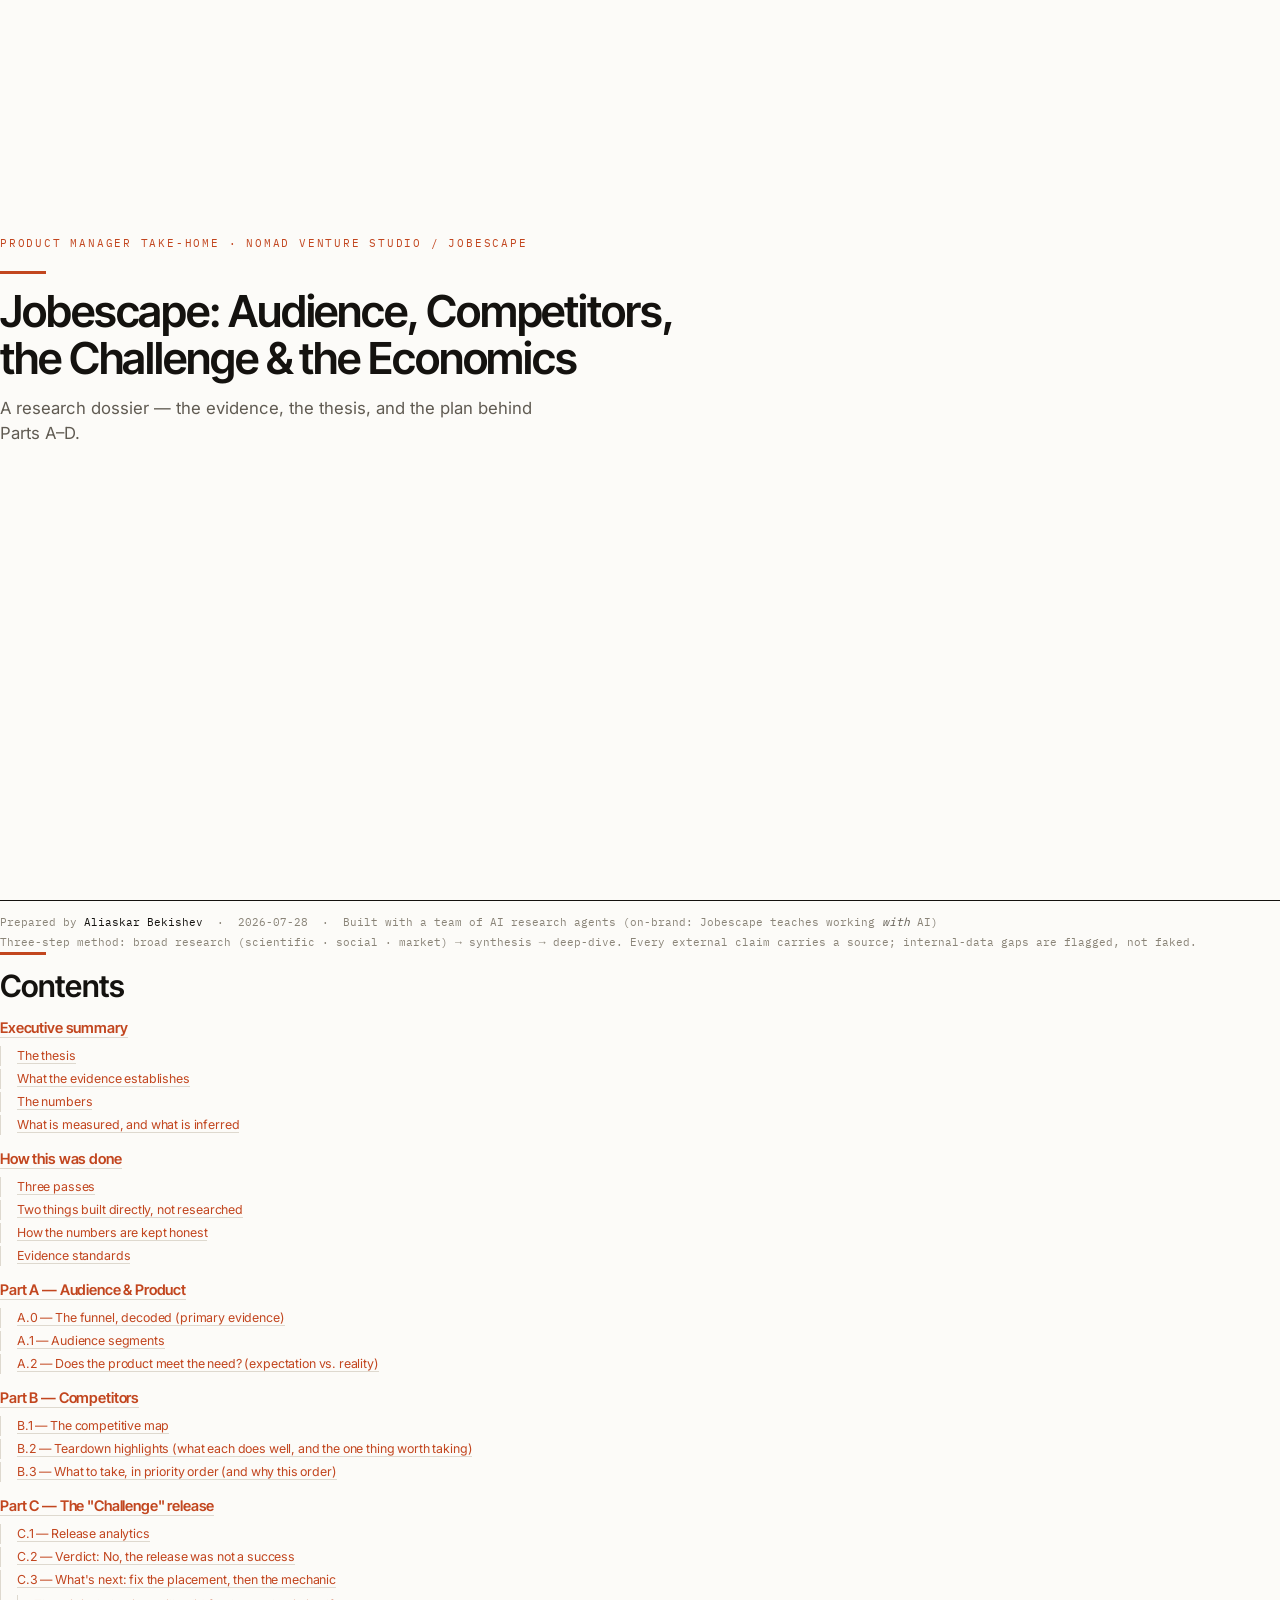
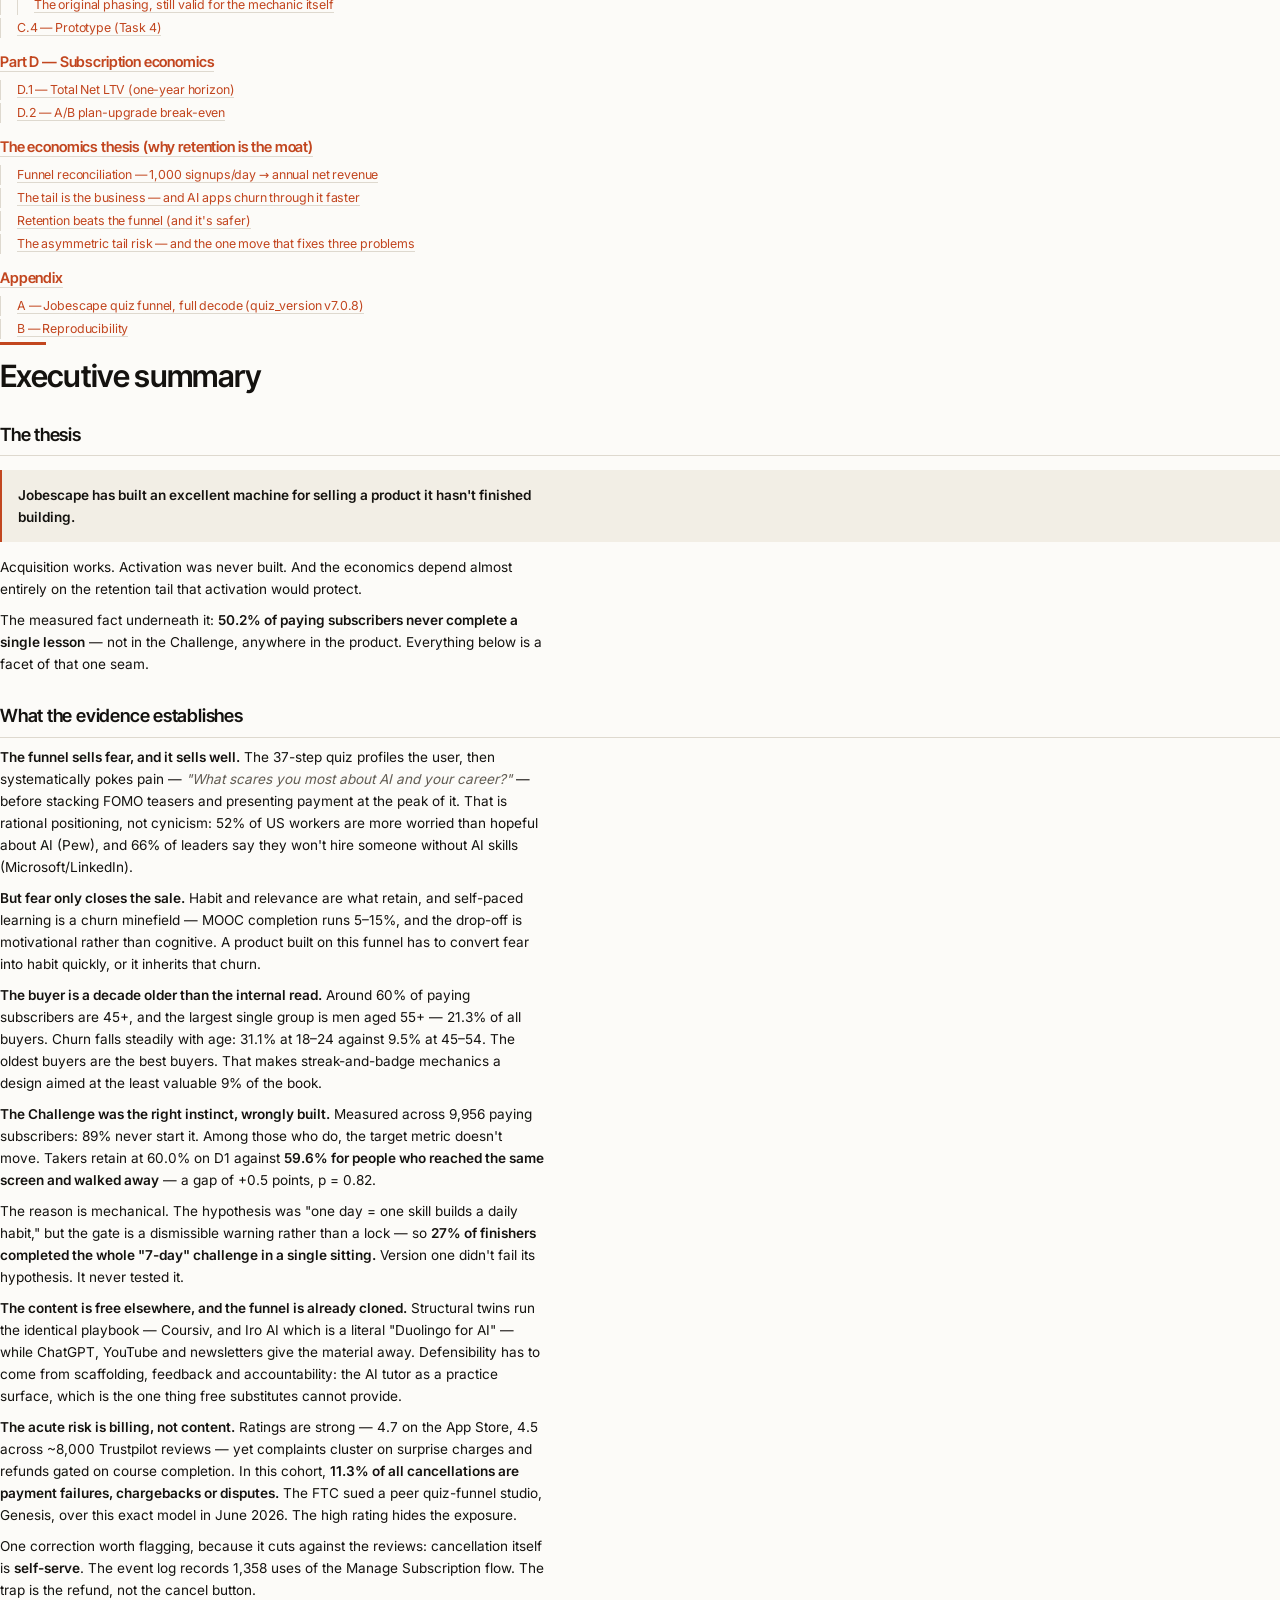
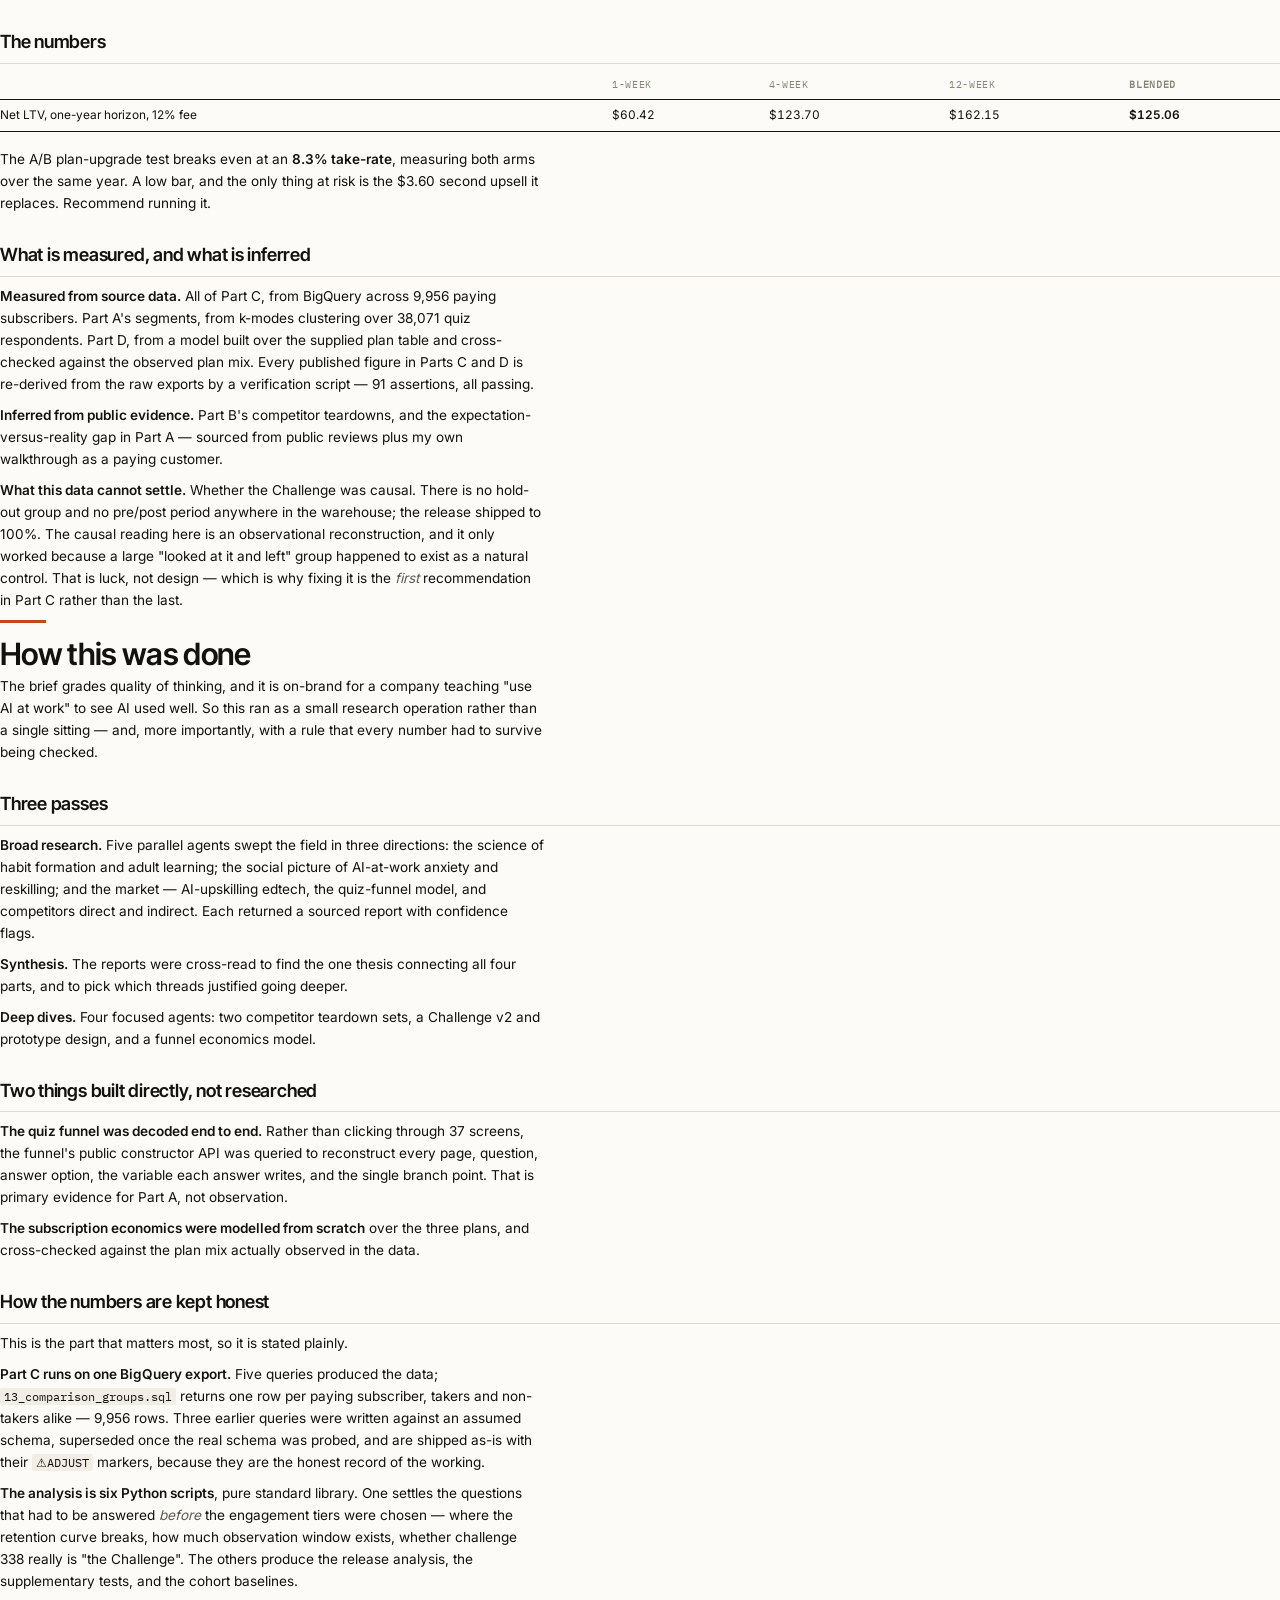
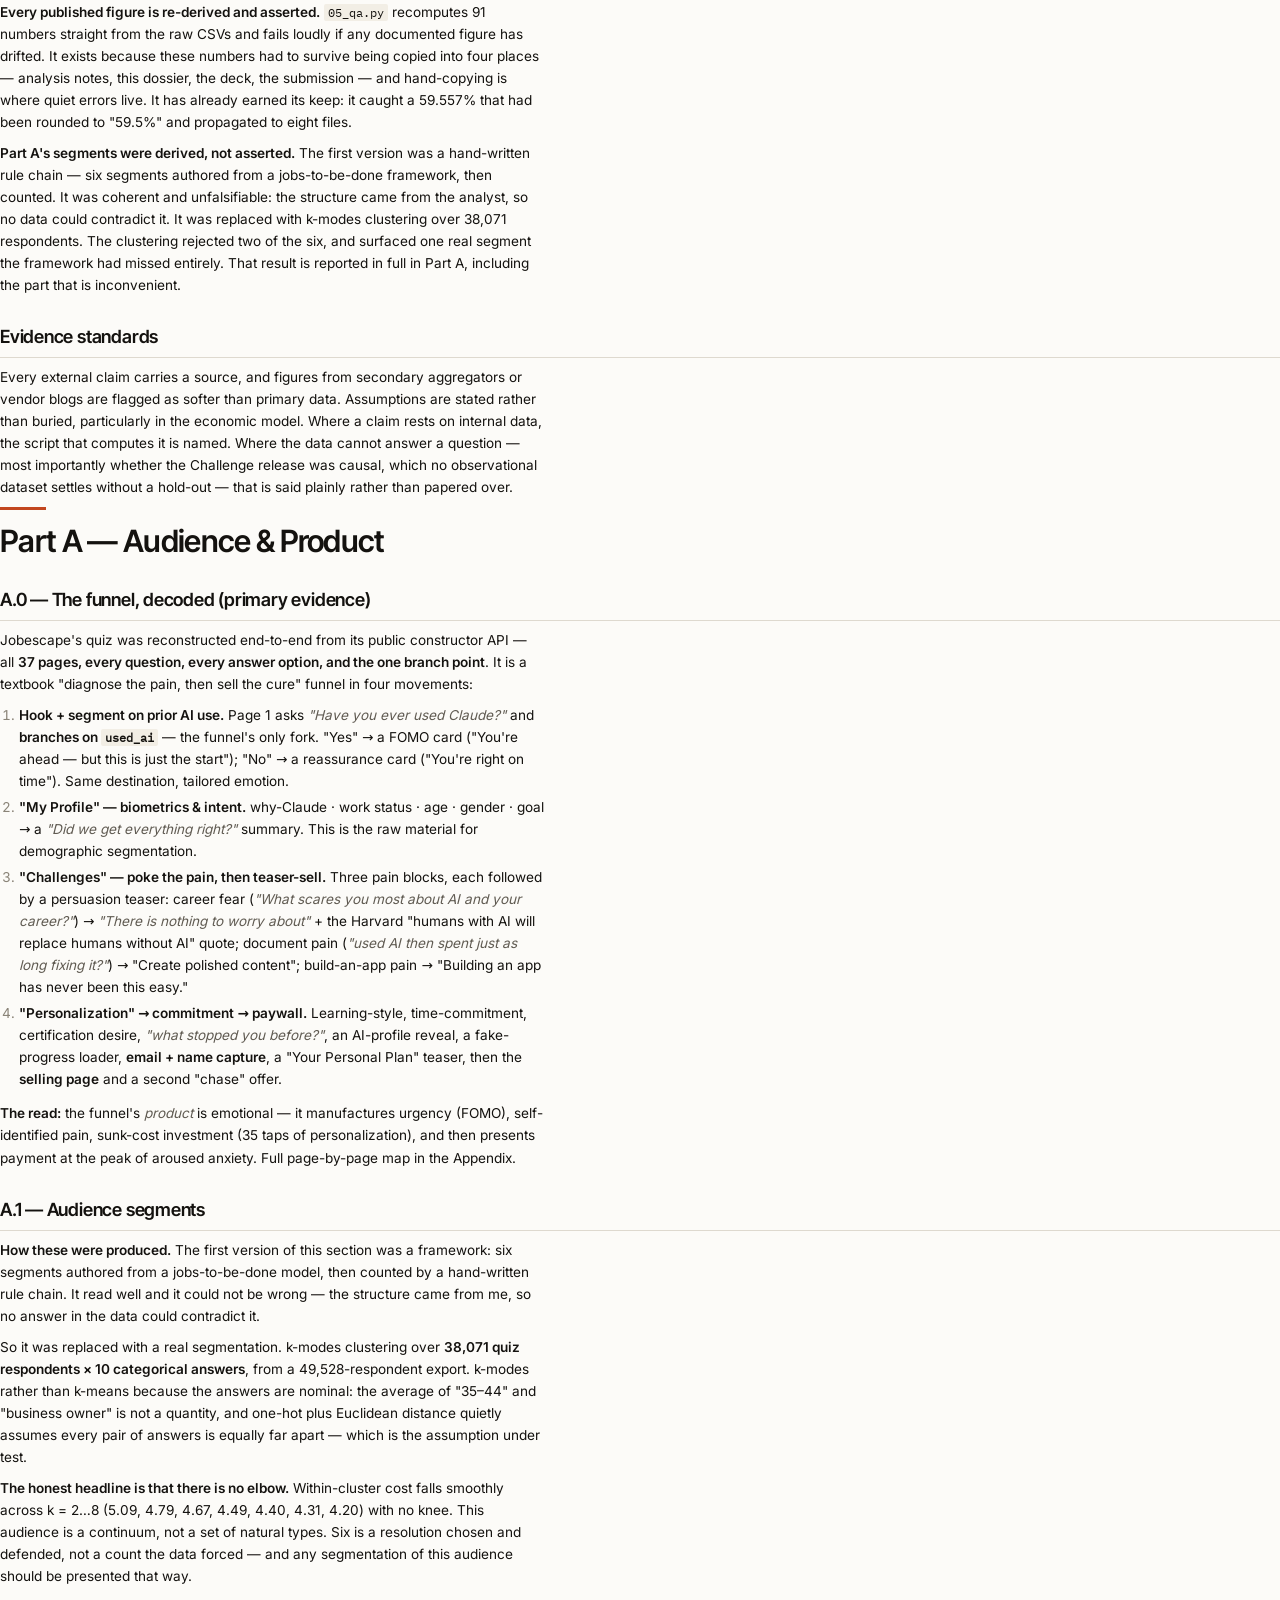
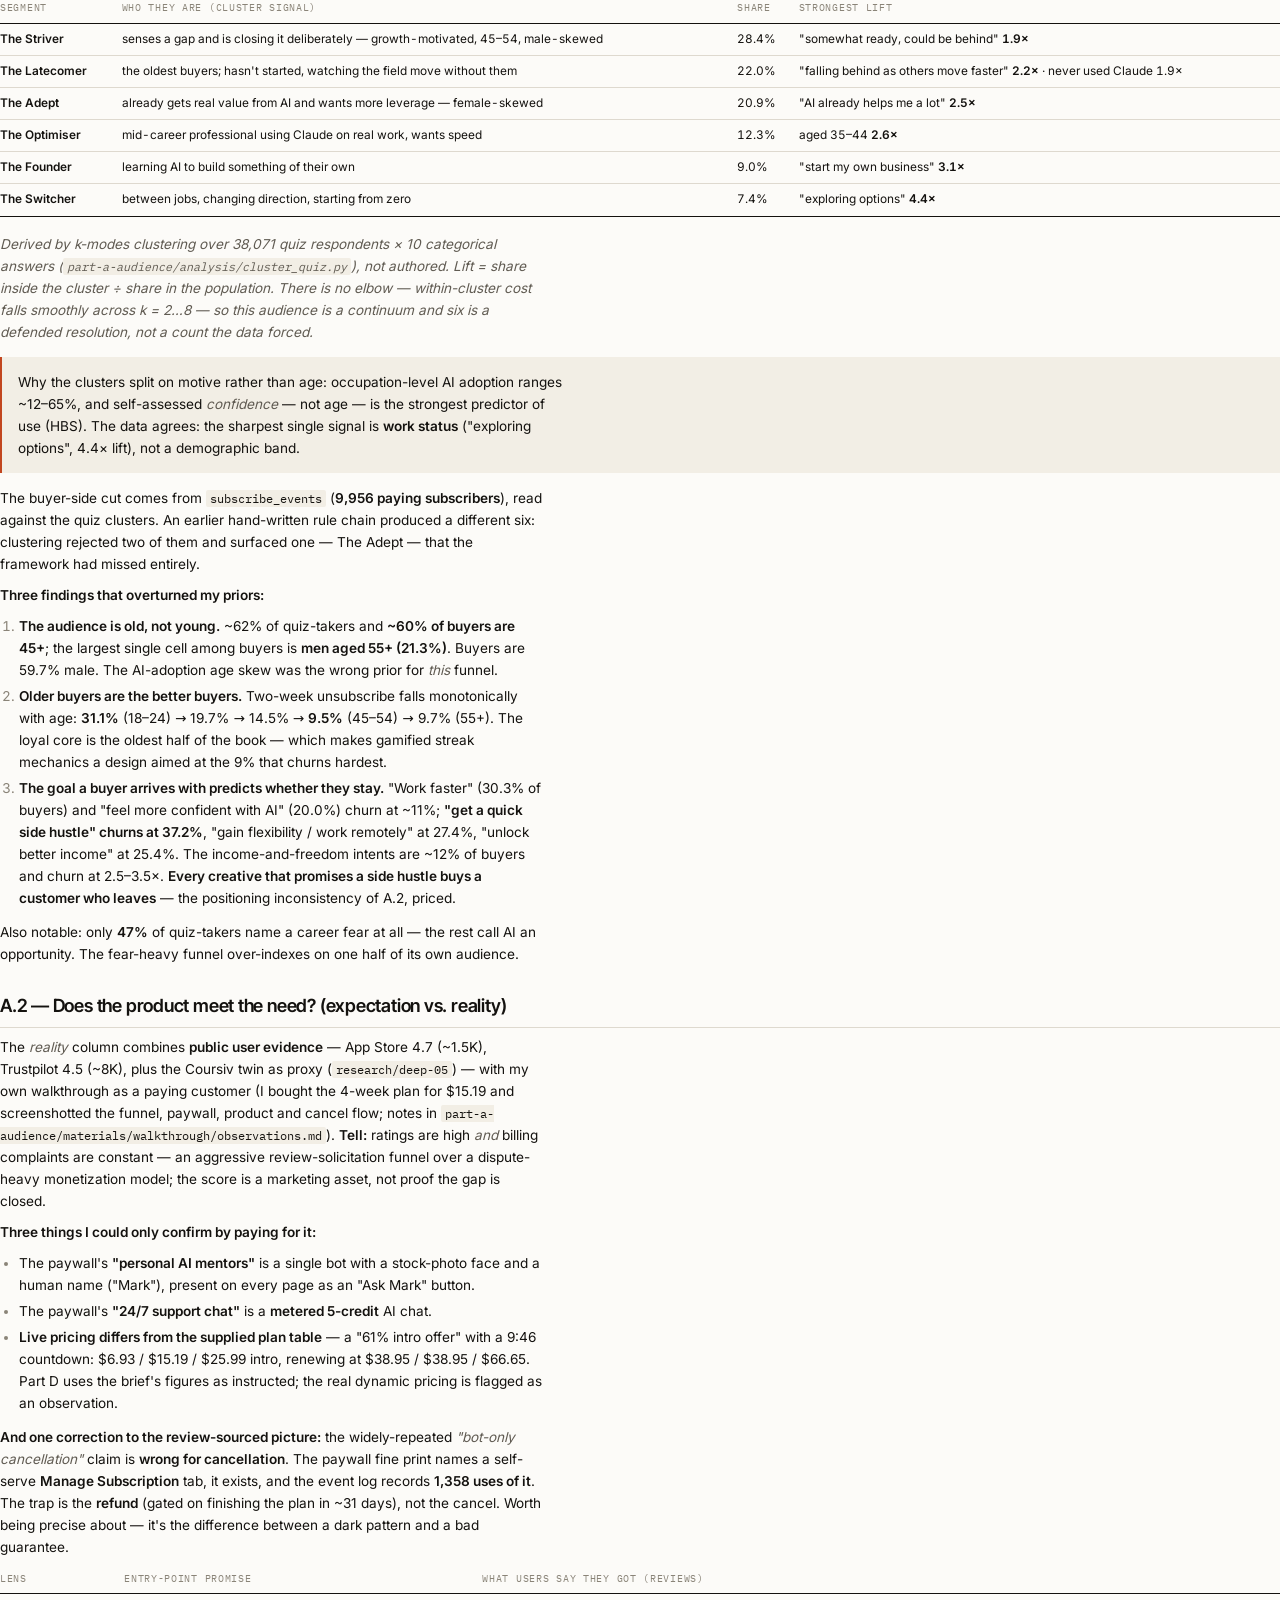
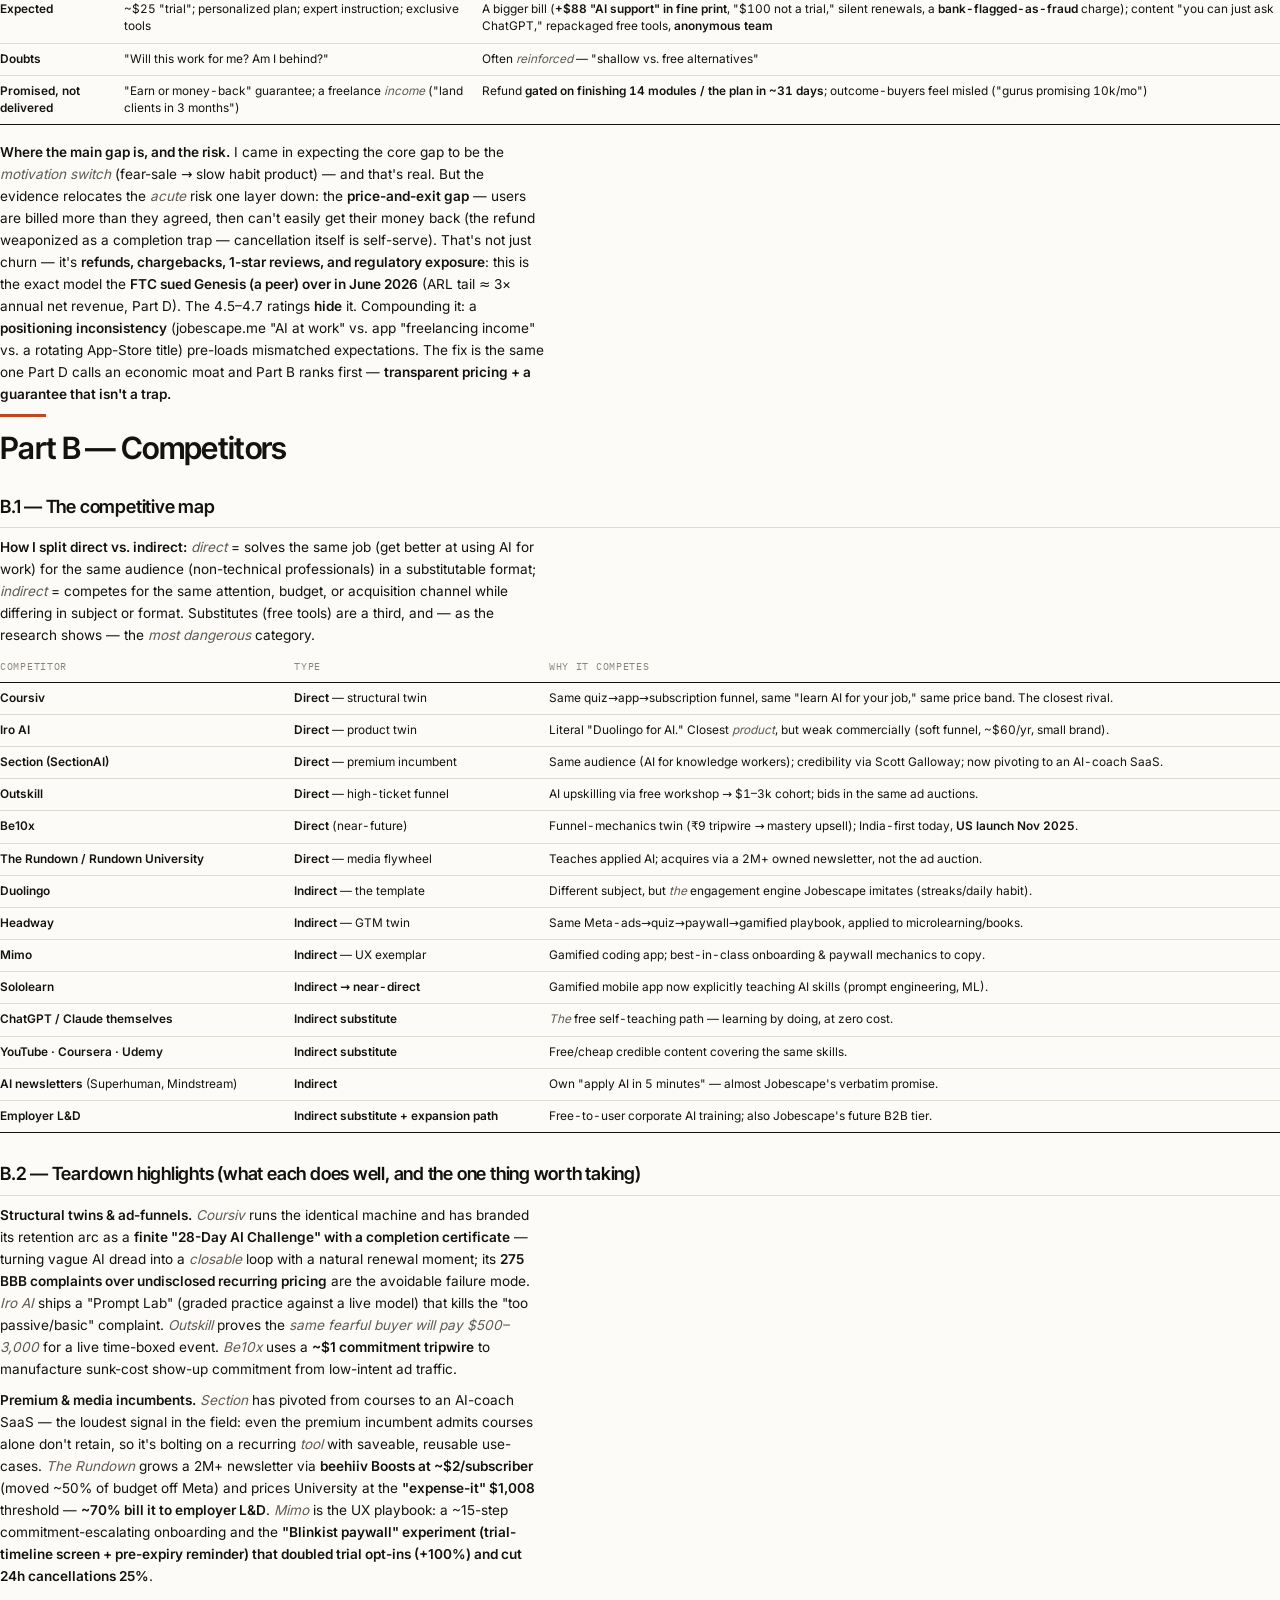
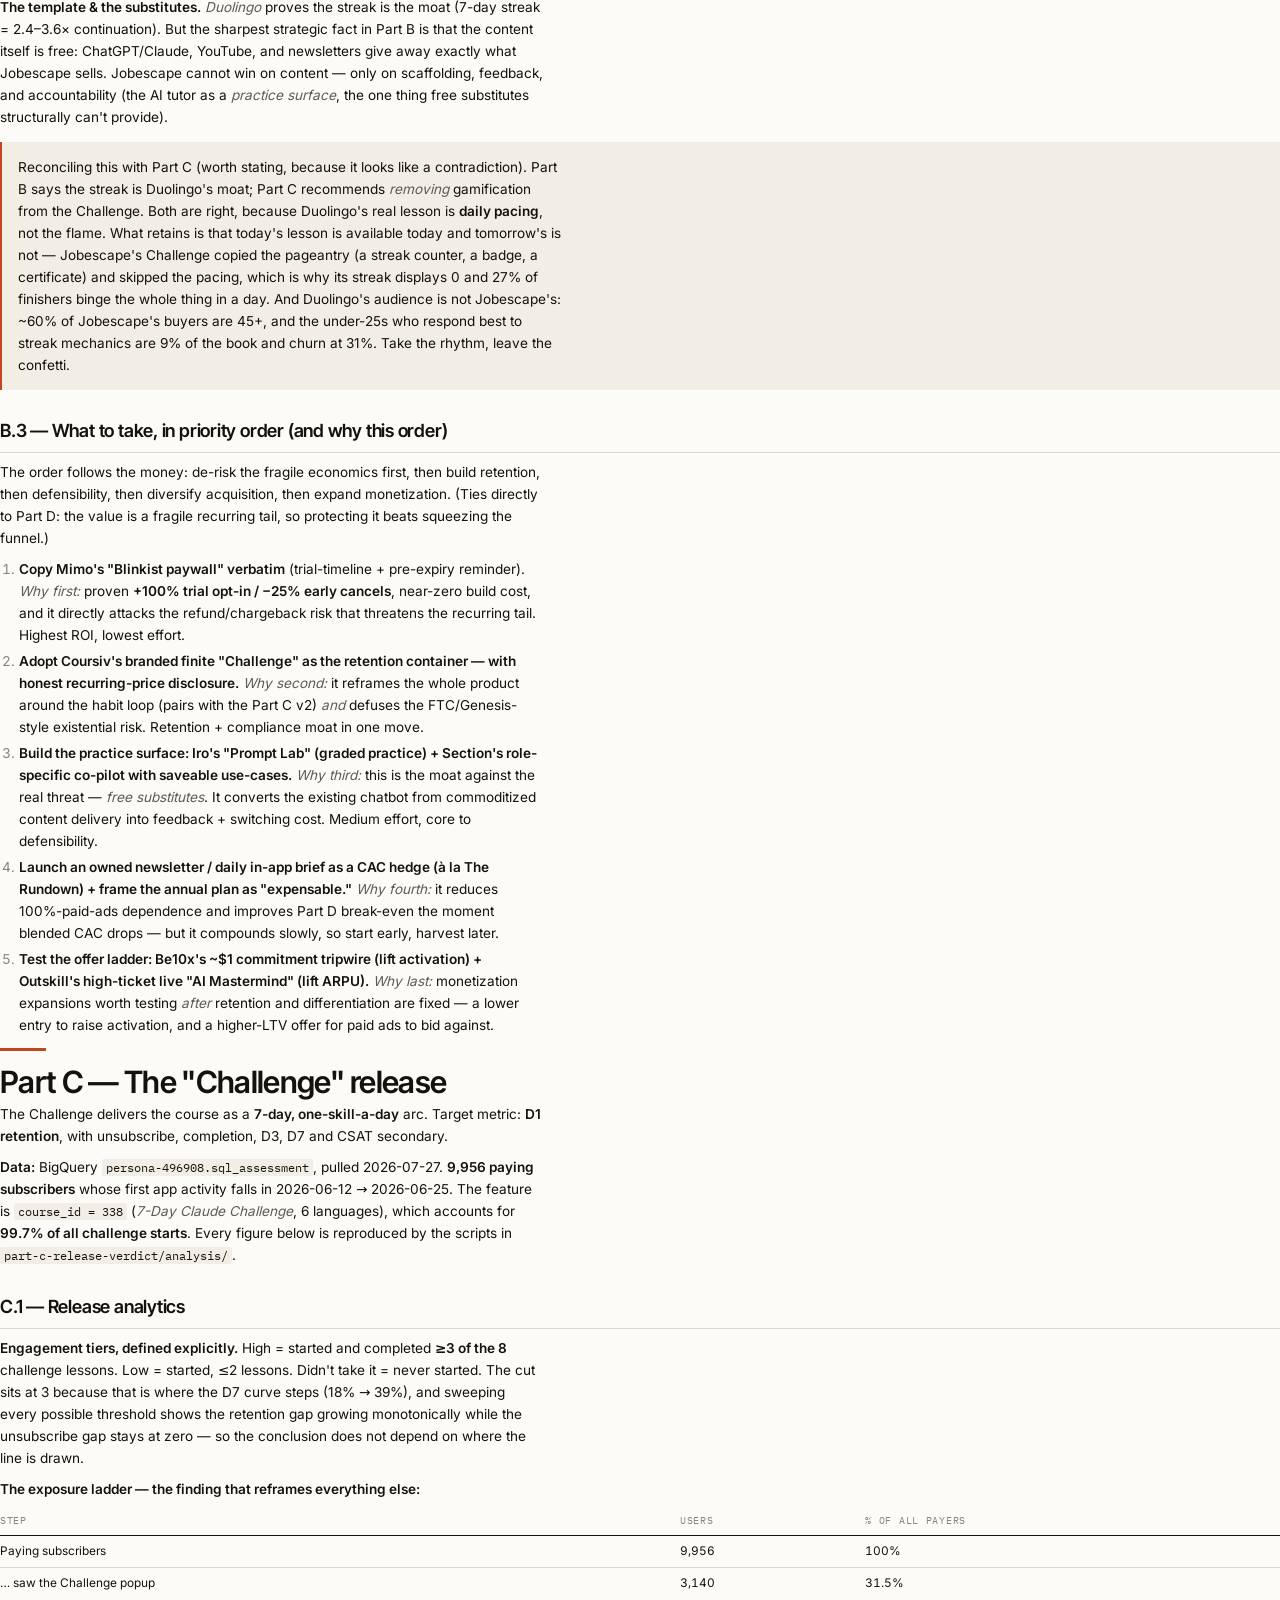
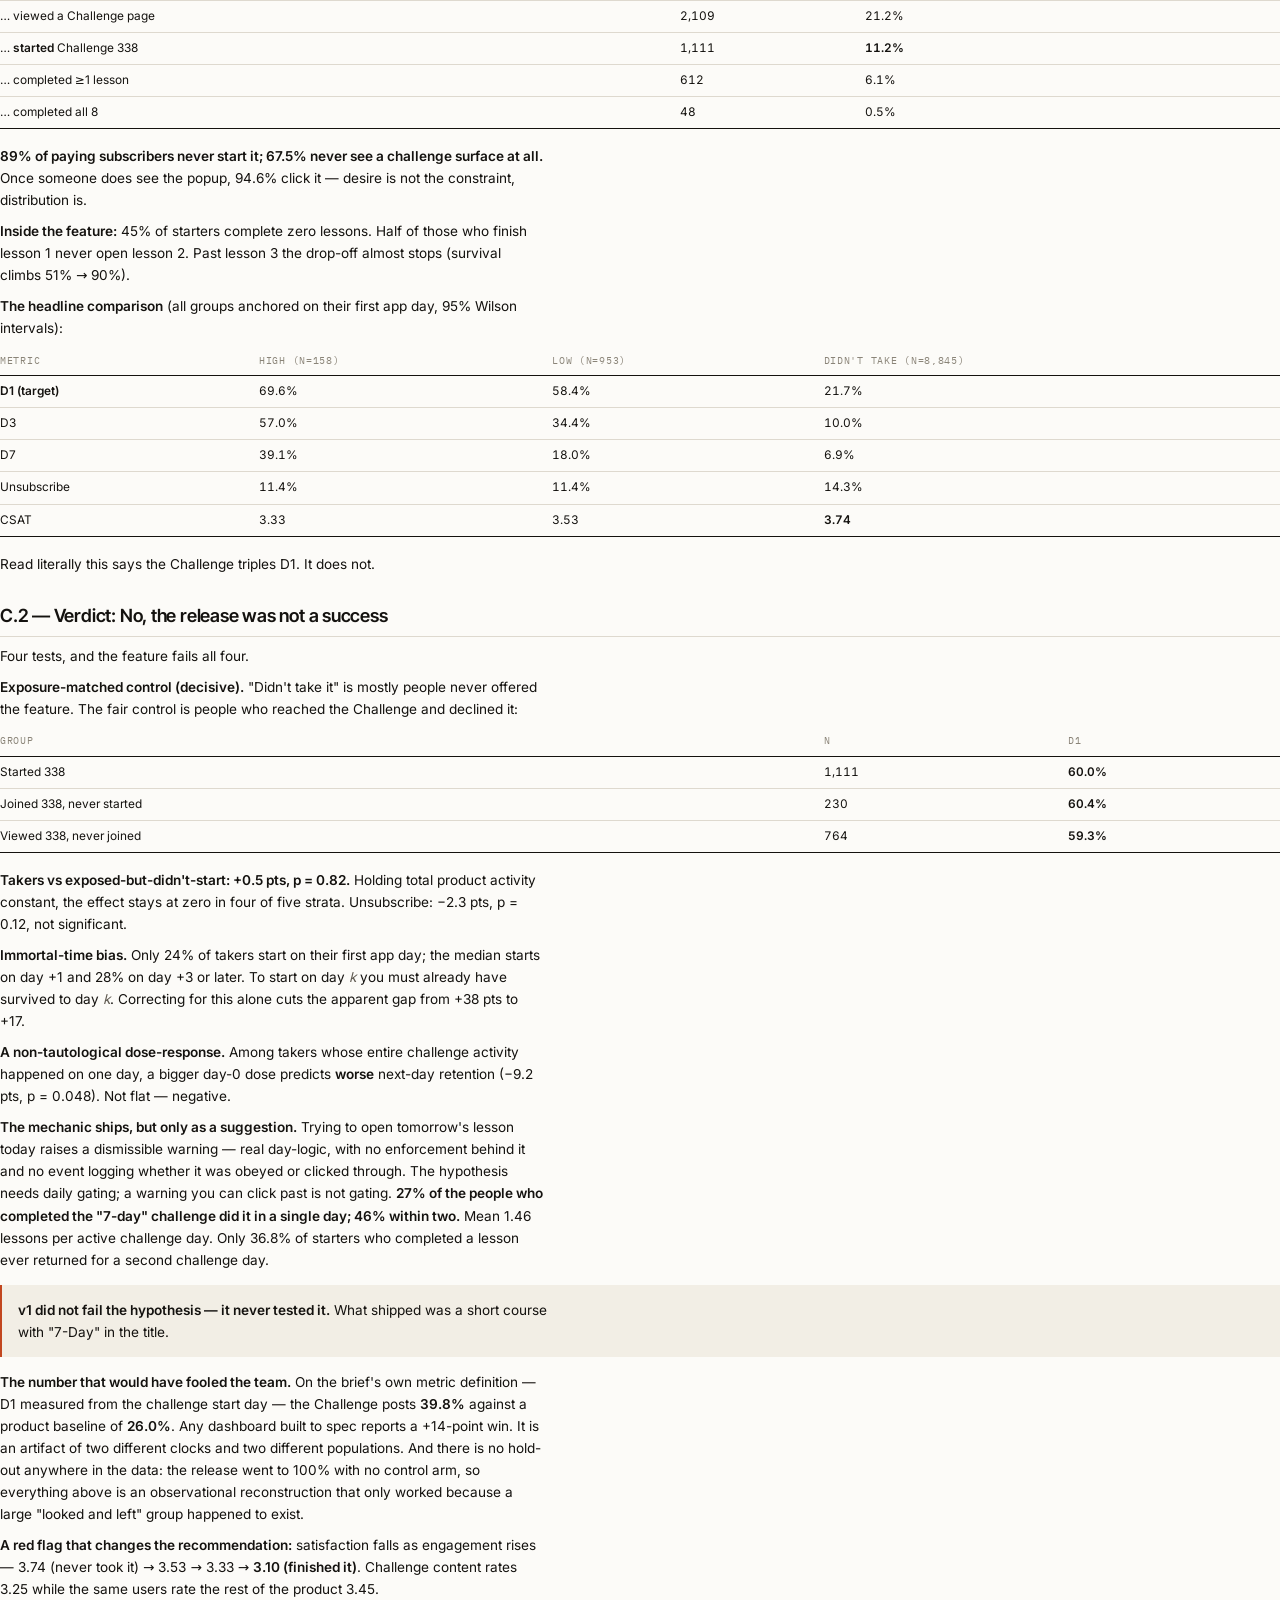
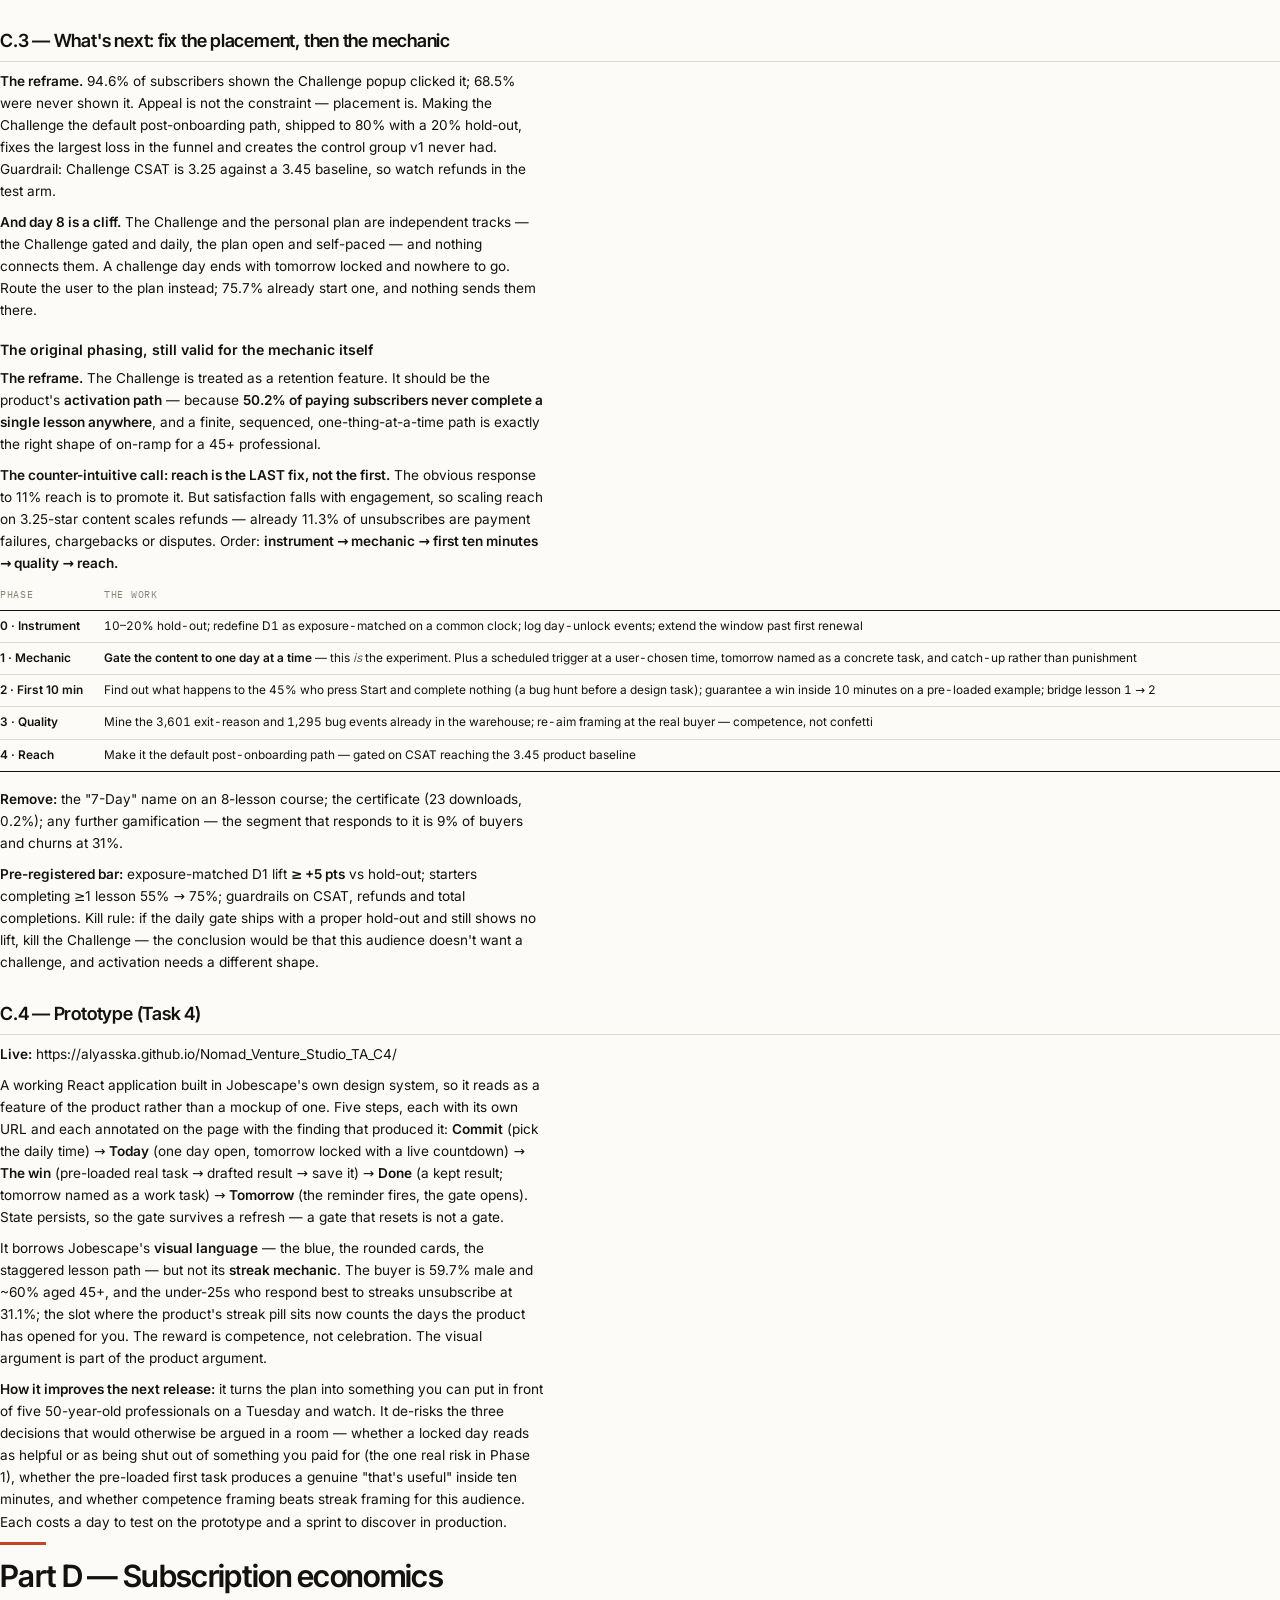
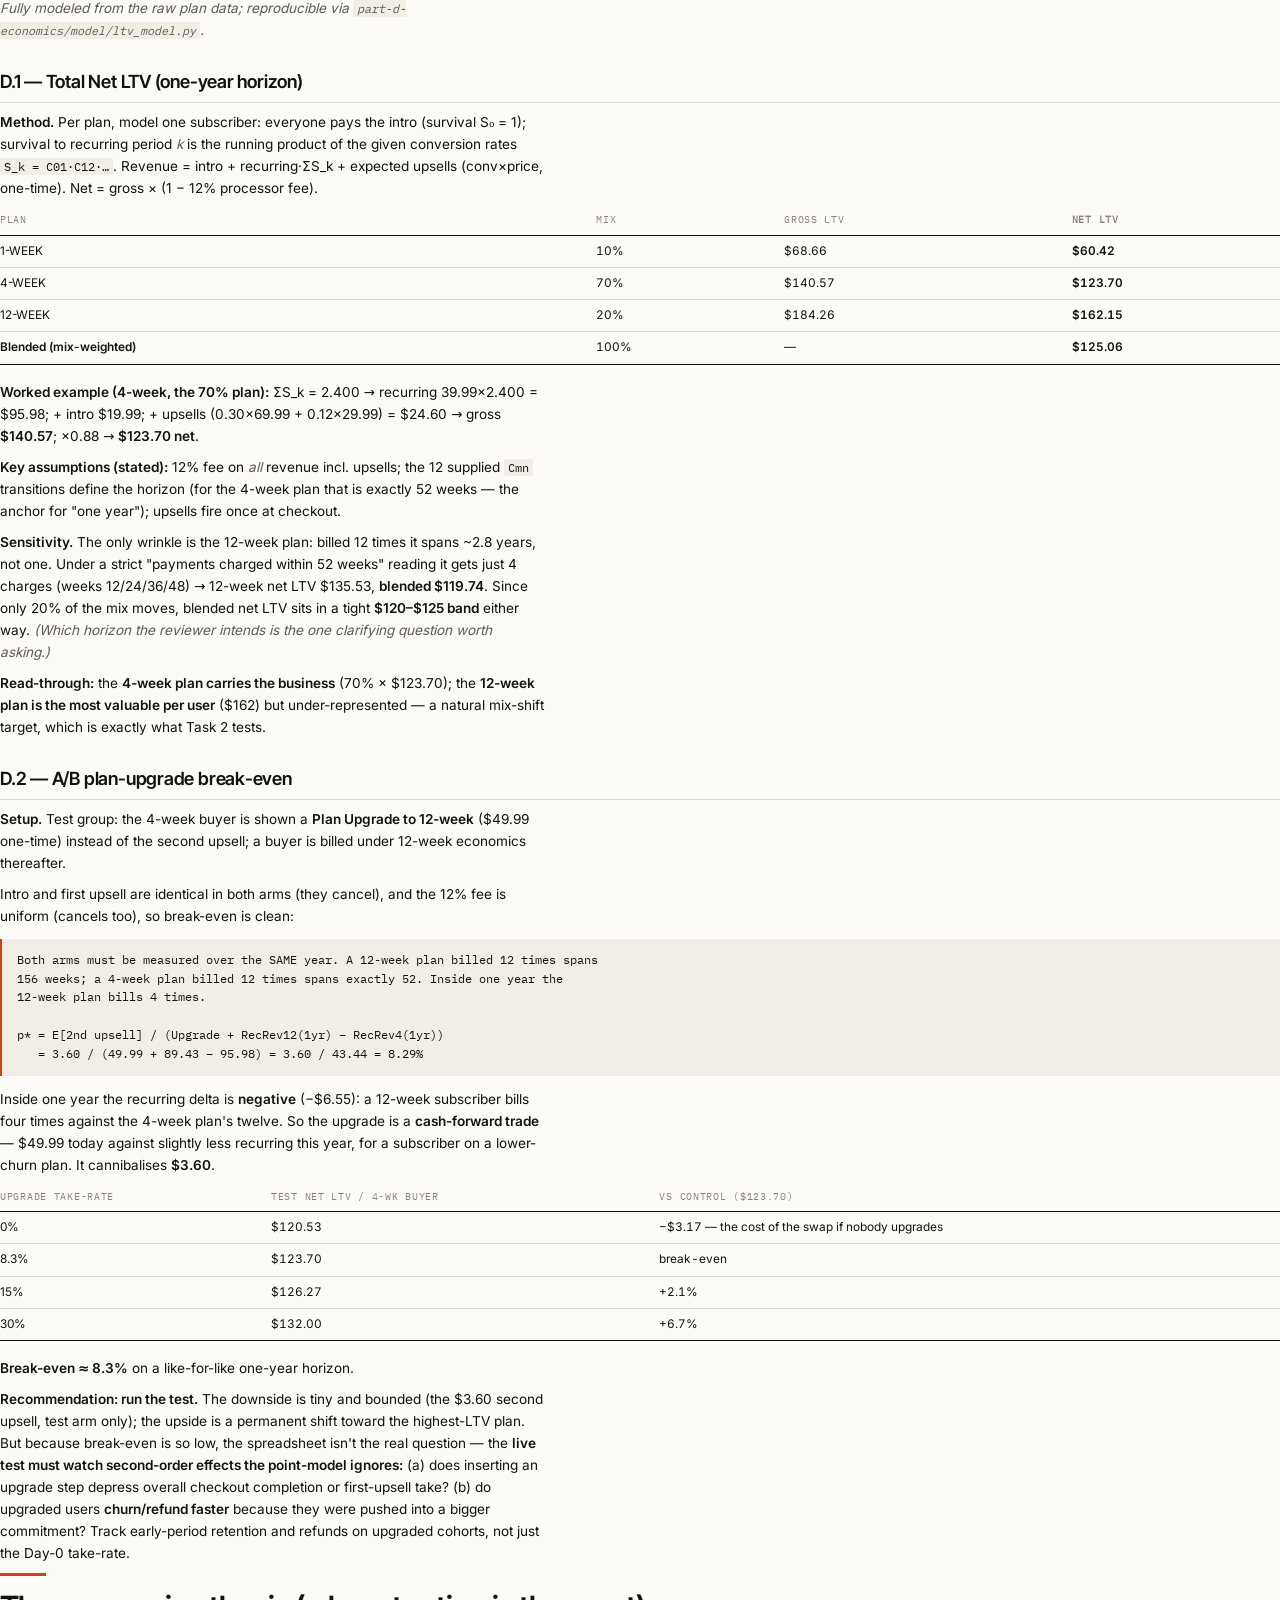
<file: deliverable/report/report.html>
<!doctype html><html lang="en"><head><meta charset="utf-8">
<title>Jobescape Research Dossier</title><style>@font-face{font-family:'Inter';font-style:normal;font-weight:400;font-display:block;src:url([data-uri]) format('woff2');}
@font-face{font-family:'Inter';font-style:normal;font-weight:600;font-display:block;src:url([data-uri]) format('woff2');}
@font-face{font-family:'Inter Tight';font-style:normal;font-weight:600;font-display:block;src:url([data-uri]) format('woff2');}
@font-face{font-family:'IBM Plex Mono';font-style:normal;font-weight:400;font-display:block;src:url([data-uri]) format('woff2');}

@page { size: A4; margin: 19mm 18mm 20mm; }
* { box-sizing: border-box; }
:root {
  --bg:#FCFBF8; --fg:#14120F; --muted:#605B52; --soft:#8A8478;
  --accent:#C2461F; --rule:#DED9CF; --fill:#F2EEE5;
  --sans:'Inter',system-ui,sans-serif; --mono:'IBM Plex Mono',ui-monospace,monospace;
  --display:'Inter Tight','Inter',sans-serif;
}
body { font-family:var(--sans); color:var(--fg); background:var(--bg);
       font-size:10.2pt; line-height:1.62; margin:0; -webkit-font-smoothing:antialiased; }

/* ── cover ─────────────────────────────────────────── */
.cover { height:252mm; display:flex; flex-direction:column; justify-content:space-between;
         page-break-after:always; }
.cover .top { margin-top:62mm; }
.cover .eyebrow { font-family:var(--mono); letter-spacing:.16em; text-transform:uppercase;
                  font-size:8.4pt; color:var(--accent); font-weight:500; }
.cover h1 { font-family:var(--display); font-size:33pt; line-height:1.06; letter-spacing:-.025em;
            color:var(--fg); margin:.42em 0 .34em; font-weight:600; }
.cover .sub { font-size:12.5pt; color:var(--muted); max-width:34em; line-height:1.5; }
.cover .meta { font-family:var(--mono); font-size:8.6pt; line-height:1.75; color:var(--soft);
               border-top:1.5px solid var(--fg); padding-top:11px; }
.cover .meta strong { color:var(--fg); font-weight:500; }

/* ── section openers: the main flip-through anchor ── */
section { page-break-before:always; }
section:first-of-type { page-break-before:avoid; }
h1 { font-family:var(--display); font-size:23pt; font-weight:600; letter-spacing:-.022em;
     line-height:1.12; margin:0 0 4px; padding-bottom:0; border:0; }
h1::before { content:""; display:block; width:46px; height:3px; background:var(--accent);
             margin-bottom:14px; }
/* a blockquote straight after H1 is the section takeaway — the thing a skimmer reads */
h1 + blockquote { margin:14px 0 20px; padding:13px 0 13px 18px; background:none;
                  border:0; border-left:2.5px solid var(--accent); }
h1 + blockquote p { font-family:var(--display); font-size:13pt; line-height:1.42;
                    font-weight:500; color:var(--fg); margin:0; }

h2 { font-family:var(--display); font-size:13.6pt; font-weight:600; letter-spacing:-.012em;
     margin:26px 0 8px; padding-bottom:6px; border-bottom:1px solid var(--rule); }
h3 { font-family:var(--sans); font-size:10.6pt; font-weight:600; margin:18px 0 5px;
     color:var(--fg); }
h4 { font-family:var(--mono); font-size:8.6pt; font-weight:500; letter-spacing:.08em;
     text-transform:uppercase; color:var(--soft); margin:16px 0 5px; }

p { margin:0 0 9px; max-width:40em; }
/* run-in heads carry the scan, so give them their own weight and colour */
p > strong:first-child { color:var(--fg); font-weight:600; }
strong { font-weight:600; }
em { color:var(--muted); }
a { color:var(--accent); text-decoration:none; border-bottom:1px solid var(--rule); }
ul,ol { margin:8px 0 12px; padding-left:19px; max-width:40em; }
li { margin:4px 0; }
li::marker { color:var(--soft); }

code { font-family:var(--mono); font-size:8.8pt; background:var(--fill);
       padding:1px 4px; border-radius:2px; }
pre { background:var(--fill); border:0; border-left:2.5px solid var(--accent);
      padding:12px 15px; font-size:8.5pt; line-height:1.5; overflow-x:auto;
      break-inside:avoid; }
pre code { background:none; padding:0; }

/* ── quotes elsewhere in a section ─────────────────── */
blockquote { margin:14px 0; padding:11px 16px; background:var(--fill);
             border-left:2.5px solid var(--accent); break-inside:avoid; }
blockquote p { margin:3px 0; color:var(--fg); }

/* ── tables: rules, not boxes ──────────────────────── */
table { border-collapse:collapse; width:100%; margin:13px 0 16px; font-size:8.9pt; }
th { font-family:var(--mono); font-size:7.6pt; font-weight:500; letter-spacing:.07em;
     text-transform:uppercase; color:var(--soft); text-align:left;
     border-bottom:1.4px solid var(--fg); padding:0 10px 6px 0; }
td { border:0; border-bottom:1px solid var(--rule); padding:7px 10px 7px 0;
     vertical-align:top; line-height:1.45; }
td:last-child, th:last-child { padding-right:0; }
tbody tr:last-child td { border-bottom:1.4px solid var(--fg); }
td strong { color:var(--fg); }
/* figures read as figures */
td:not(:first-child) { font-variant-numeric:tabular-nums; }

hr { border:0; border-top:1px solid var(--rule); margin:20px 0; }
small { color:var(--soft); font-size:8.6pt; }

/* ── contents ──────────────────────────────────────── */
.toc { page-break-after:always; }
.toc ul { list-style:none; padding-left:0; margin:0; }
.toc > ul > li { margin:13px 0 0; font-weight:600; font-size:11pt;
                 font-family:var(--display); letter-spacing:-.01em; }
.toc ul ul { padding-left:0; margin:5px 0 0; }
.toc ul ul li { font-family:var(--sans); font-weight:400; font-size:9.3pt;
                color:var(--muted); margin:3px 0; padding-left:16px;
                border-left:1px solid var(--rule); }

.tag { display:inline-block; font-family:var(--mono); font-size:7.2pt; font-weight:500;
       letter-spacing:.06em; text-transform:uppercase; padding:1.5px 6px; border-radius:2px;
       vertical-align:middle; }
.tag-fact { background:#E6EFE6; color:#2C6B3C; }
.tag-inf  { background:#FAEEDC; color:#8A5A12; }
.tag-blk  { background:#F7E2DA; color:var(--accent); }

/* running footer, repeated on every printed page */


/* A table taller than a page cannot honour break-inside:avoid — Chrome pushes it past the
   page edge instead. So let tall tables break, repeat the header on each page, and keep
   individual rows whole. */
table { break-inside:auto; page-break-inside:auto }
thead { display:table-header-group }
tr { break-inside:avoid; page-break-inside:avoid }
td code, th code { font-size:7.1pt; word-break:keep-all; overflow-wrap:normal }
</style></head><body>

<div class="cover">
  <div class="top">
    <div class="eyebrow">Product Manager Take-Home &middot; Nomad Venture Studio / Jobescape</div>
    <h1>Jobescape: Audience, Competitors,<br>the Challenge &amp; the Economics</h1>
    <div class="sub">A research dossier &mdash; the evidence, the thesis, and the plan behind Parts A&ndash;D.</div>
  </div>
  <div class="meta">
    Prepared by <strong>Aliaskar Bekishev</strong> &nbsp;&middot;&nbsp; 2026-07-28 &nbsp;&middot;&nbsp;
    Built with a team of AI research agents (on-brand: Jobescape teaches working <em>with</em> AI)<br>
    <small>Three-step method: broad research (scientific &middot; social &middot; market) &rarr; synthesis &rarr; deep-dive. Every external claim carries a source; internal-data gaps are flagged, not faked.</small>
  </div>
</div>

<div class="toc"><h1>Contents</h1><div class="toc">
<ul>
<li><a href="#executive-summary">Executive summary</a><ul>
<li><a href="#the-thesis">The thesis</a></li>
<li><a href="#what-the-evidence-establishes">What the evidence establishes</a></li>
<li><a href="#the-numbers">The numbers</a></li>
<li><a href="#what-is-measured-and-what-is-inferred">What is measured, and what is inferred</a></li>
</ul>
</li>
<li><a href="#how-this-was-done">How this was done</a><ul>
<li><a href="#three-passes">Three passes</a></li>
<li><a href="#two-things-built-directly-not-researched">Two things built directly, not researched</a></li>
<li><a href="#how-the-numbers-are-kept-honest">How the numbers are kept honest</a></li>
<li><a href="#evidence-standards">Evidence standards</a></li>
</ul>
</li>
<li><a href="#part-a-audience-product">Part A — Audience &amp; Product</a><ul>
<li><a href="#a0-the-funnel-decoded-primary-evidence">A.0 — The funnel, decoded (primary evidence)</a></li>
<li><a href="#a1-audience-segments">A.1 — Audience segments</a></li>
<li><a href="#a2-does-the-product-meet-the-need-expectation-vs-reality">A.2 — Does the product meet the need? (expectation vs. reality)</a></li>
</ul>
</li>
<li><a href="#part-b-competitors">Part B — Competitors</a><ul>
<li><a href="#b1-the-competitive-map">B.1 — The competitive map</a></li>
<li><a href="#b2-teardown-highlights-what-each-does-well-and-the-one-thing-worth-taking">B.2 — Teardown highlights (what each does well, and the one thing worth taking)</a></li>
<li><a href="#b3-what-to-take-in-priority-order-and-why-this-order">B.3 — What to take, in priority order (and why this order)</a></li>
</ul>
</li>
<li><a href="#part-c-the-challenge-release">Part C — The "Challenge" release</a><ul>
<li><a href="#c1-release-analytics">C.1 — Release analytics</a></li>
<li><a href="#c2-verdict-no-the-release-was-not-a-success">C.2 — Verdict: No, the release was not a success</a></li>
<li><a href="#c3-whats-next-fix-the-placement-then-the-mechanic">C.3 — What's next: fix the placement, then the mechanic</a><ul>
<li><a href="#the-original-phasing-still-valid-for-the-mechanic-itself">The original phasing, still valid for the mechanic itself</a></li>
</ul>
</li>
<li><a href="#c4-prototype-task-4">C.4 — Prototype (Task 4)</a></li>
</ul>
</li>
<li><a href="#part-d-subscription-economics">Part D — Subscription economics</a><ul>
<li><a href="#d1-total-net-ltv-one-year-horizon">D.1 — Total Net LTV (one-year horizon)</a></li>
<li><a href="#d2-ab-plan-upgrade-break-even">D.2 — A/B plan-upgrade break-even</a></li>
</ul>
</li>
<li><a href="#the-economics-thesis-why-retention-is-the-moat">The economics thesis (why retention is the moat)</a><ul>
<li><a href="#funnel-reconciliation-1000-signupsday-annual-net-revenue">Funnel reconciliation — 1,000 signups/day → annual net revenue</a></li>
<li><a href="#the-tail-is-the-business-and-ai-apps-churn-through-it-faster">The tail is the business — and AI apps churn through it faster</a></li>
<li><a href="#retention-beats-the-funnel-and-its-safer">Retention beats the funnel (and it's safer)</a></li>
<li><a href="#the-asymmetric-tail-risk-and-the-one-move-that-fixes-three-problems">The asymmetric tail risk — and the one move that fixes three problems</a></li>
</ul>
</li>
<li><a href="#appendix">Appendix</a><ul>
<li><a href="#a-jobescape-quiz-funnel-full-decode-quiz_version-v708">A — Jobescape quiz funnel, full decode (quiz_version v7.0.8)</a></li>
<li><a href="#b-reproducibility">B — Reproducibility</a></li>
</ul>
</li>
</ul>
</div>
</div>
<h1 id="executive-summary">Executive summary</h1>
<h2 id="the-thesis">The thesis</h2>
<blockquote>
<p><strong>Jobescape has built an excellent machine for selling a product it hasn't finished building.</strong></p>
</blockquote>
<p>Acquisition works. Activation was never built. And the economics depend almost entirely on the retention tail that activation would protect.</p>
<p>The measured fact underneath it: <strong>50.2% of paying subscribers never complete a single lesson</strong> — not in the Challenge, anywhere in the product. Everything below is a facet of that one seam.</p>
<h2 id="what-the-evidence-establishes">What the evidence establishes</h2>
<p><strong>The funnel sells fear, and it sells well.</strong> The 37-step quiz profiles the user, then systematically pokes pain — <em>"What scares you most about AI and your career?"</em> — before stacking FOMO teasers and presenting payment at the peak of it. That is rational positioning, not cynicism: 52% of US workers are more worried than hopeful about AI (Pew), and 66% of leaders say they won't hire someone without AI skills (Microsoft/LinkedIn).</p>
<p><strong>But fear only closes the sale.</strong> Habit and relevance are what retain, and self-paced learning is a churn minefield — MOOC completion runs 5–15%, and the drop-off is motivational rather than cognitive. A product built on this funnel has to convert fear into habit quickly, or it inherits that churn.</p>
<p><strong>The buyer is a decade older than the internal read.</strong> Around 60% of paying subscribers are 45+, and the largest single group is men aged 55+ — 21.3% of all buyers. Churn falls steadily with age: 31.1% at 18–24 against 9.5% at 45–54. The oldest buyers are the best buyers. That makes streak-and-badge mechanics a design aimed at the least valuable 9% of the book.</p>
<p><strong>The Challenge was the right instinct, wrongly built.</strong> Measured across 9,956 paying subscribers: 89% never start it. Among those who do, the target metric doesn't move. Takers retain at 60.0% on D1 against <strong>59.6% for people who reached the same screen and walked away</strong> — a gap of +0.5 points, p = 0.82.</p>
<p>The reason is mechanical. The hypothesis was "one day = one skill builds a daily habit," but the gate is a dismissible warning rather than a lock — so <strong>27% of finishers completed the whole "7-day" challenge in a single sitting.</strong> Version one didn't fail its hypothesis. It never tested it.</p>
<p><strong>The content is free elsewhere, and the funnel is already cloned.</strong> Structural twins run the identical playbook — Coursiv, and Iro AI which is a literal "Duolingo for AI" — while ChatGPT, YouTube and newsletters give the material away. Defensibility has to come from scaffolding, feedback and accountability: the AI tutor as a practice surface, which is the one thing free substitutes cannot provide.</p>
<p><strong>The acute risk is billing, not content.</strong> Ratings are strong — 4.7 on the App Store, 4.5 across ~8,000 Trustpilot reviews — yet complaints cluster on surprise charges and refunds gated on course completion. In this cohort, <strong>11.3% of all cancellations are payment failures, chargebacks or disputes.</strong> The FTC sued a peer quiz-funnel studio, Genesis, over this exact model in June 2026. The high rating hides the exposure.</p>
<p>One correction worth flagging, because it cuts against the reviews: cancellation itself is <strong>self-serve</strong>. The event log records 1,358 uses of the Manage Subscription flow. The trap is the refund, not the cancel button.</p>
<h2 id="the-numbers">The numbers</h2>
<table>
<thead>
<tr>
<th></th>
<th>1-week</th>
<th>4-week</th>
<th>12-week</th>
<th><strong>Blended</strong></th>
</tr>
</thead>
<tbody>
<tr>
<td>Net LTV, one-year horizon, 12% fee</td>
<td>$60.42</td>
<td>$123.70</td>
<td>$162.15</td>
<td><strong>$125.06</strong></td>
</tr>
</tbody>
</table>
<p>The A/B plan-upgrade test breaks even at an <strong>8.3% take-rate</strong>, measuring both arms over the same year. A low bar, and the only thing at risk is the $3.60 second upsell it replaces. Recommend running it.</p>
<h2 id="what-is-measured-and-what-is-inferred">What is measured, and what is inferred</h2>
<p><strong>Measured from source data.</strong> All of Part C, from BigQuery across 9,956 paying subscribers. Part A's segments, from k-modes clustering over 38,071 quiz respondents. Part D, from a model built over the supplied plan table and cross-checked against the observed plan mix. Every published figure in Parts C and D is re-derived from the raw exports by a verification script — 91 assertions, all passing.</p>
<p><strong>Inferred from public evidence.</strong> Part B's competitor teardowns, and the expectation-versus-reality gap in Part A — sourced from public reviews plus my own walkthrough as a paying customer.</p>
<p><strong>What this data cannot settle.</strong> Whether the Challenge was causal. There is no hold-out group and no pre/post period anywhere in the warehouse; the release shipped to 100%. The causal reading here is an observational reconstruction, and it only worked because a large "looked at it and left" group happened to exist as a natural control. That is luck, not design — which is why fixing it is the <em>first</em> recommendation in Part C rather than the last.</p>
<h1 id="how-this-was-done">How this was done</h1>
<p>The brief grades quality of thinking, and it is on-brand for a company teaching "use AI at work" to see AI used well. So this ran as a small research operation rather than a single sitting — and, more importantly, with a rule that every number had to survive being checked.</p>
<h2 id="three-passes">Three passes</h2>
<p><strong>Broad research.</strong> Five parallel agents swept the field in three directions: the science of habit formation and adult learning; the social picture of AI-at-work anxiety and reskilling; and the market — AI-upskilling edtech, the quiz-funnel model, and competitors direct and indirect. Each returned a sourced report with confidence flags.</p>
<p><strong>Synthesis.</strong> The reports were cross-read to find the one thesis connecting all four parts, and to pick which threads justified going deeper.</p>
<p><strong>Deep dives.</strong> Four focused agents: two competitor teardown sets, a Challenge v2 and prototype design, and a funnel economics model.</p>
<h2 id="two-things-built-directly-not-researched">Two things built directly, not researched</h2>
<p><strong>The quiz funnel was decoded end to end.</strong> Rather than clicking through 37 screens, the funnel's public constructor API was queried to reconstruct every page, question, answer option, the variable each answer writes, and the single branch point. That is primary evidence for Part A, not observation.</p>
<p><strong>The subscription economics were modelled from scratch</strong> over the three plans, and cross-checked against the plan mix actually observed in the data.</p>
<h2 id="how-the-numbers-are-kept-honest">How the numbers are kept honest</h2>
<p>This is the part that matters most, so it is stated plainly.</p>
<p><strong>Part C runs on one BigQuery export.</strong> Five queries produced the data; <code>13_comparison_groups.sql</code> returns one row per paying subscriber, takers and non-takers alike — 9,956 rows. Three earlier queries were written against an assumed schema, superseded once the real schema was probed, and are shipped as-is with their <code>⚠ADJUST</code> markers, because they are the honest record of the working.</p>
<p><strong>The analysis is six Python scripts</strong>, pure standard library. One settles the questions that had to be answered <em>before</em> the engagement tiers were chosen — where the retention curve breaks, how much observation window exists, whether challenge 338 really is "the Challenge". The others produce the release analysis, the supplementary tests, and the cohort baselines.</p>
<p><strong>Every published figure is re-derived and asserted.</strong> <code>05_qa.py</code> recomputes 91 numbers straight from the raw CSVs and fails loudly if any documented figure has drifted. It exists because these numbers had to survive being copied into four places — analysis notes, this dossier, the deck, the submission — and hand-copying is where quiet errors live. It has already earned its keep: it caught a 59.557% that had been rounded to "59.5%" and propagated to eight files.</p>
<p><strong>Part A's segments were derived, not asserted.</strong> The first version was a hand-written rule chain — six segments authored from a jobs-to-be-done framework, then counted. It was coherent and unfalsifiable: the structure came from the analyst, so no data could contradict it. It was replaced with k-modes clustering over 38,071 respondents. The clustering rejected two of the six, and surfaced one real segment the framework had missed entirely. That result is reported in full in Part A, including the part that is inconvenient.</p>
<h2 id="evidence-standards">Evidence standards</h2>
<p>Every external claim carries a source, and figures from secondary aggregators or vendor blogs are flagged as softer than primary data. Assumptions are stated rather than buried, particularly in the economic model. Where a claim rests on internal data, the script that computes it is named. Where the data cannot answer a question — most importantly whether the Challenge release was causal, which no observational dataset settles without a hold-out — that is said plainly rather than papered over.</p>
<h1 id="part-a-audience-product">Part A — Audience &amp; Product</h1>
<h2 id="a0-the-funnel-decoded-primary-evidence">A.0 — The funnel, decoded (primary evidence)</h2>
<p>Jobescape's quiz was reconstructed end-to-end from its public constructor API — all <strong>37 pages, every question, every answer option, and the one branch point</strong>. It is a textbook "diagnose the pain, then sell the cure" funnel in four movements:</p>
<ol>
<li><strong>Hook + segment on prior AI use.</strong> Page 1 asks <em>"Have you ever used Claude?"</em> and <strong>branches on <code>used_ai</code></strong> — the funnel's only fork. "Yes" → a FOMO card ("You're ahead — but this is just the start"); "No" → a reassurance card ("You're right on time"). Same destination, tailored emotion.</li>
<li><strong>"My Profile" — biometrics &amp; intent.</strong> why-Claude · work status · age · gender · goal → a <em>"Did we get everything right?"</em> summary. This is the raw material for demographic segmentation.</li>
<li><strong>"Challenges" — poke the pain, then teaser-sell.</strong> Three pain blocks, each followed by a persuasion teaser: career fear (<em>"What scares you most about AI and your career?"</em>) → <em>"There is nothing to worry about"</em> + the Harvard "humans with AI will replace humans without AI" quote; document pain (<em>"used AI then spent just as long fixing it?"</em>) → "Create polished content"; build-an-app pain → "Building an app has never been this easy."</li>
<li><strong>"Personalization" → commitment → paywall.</strong> Learning-style, time-commitment, certification desire, <em>"what stopped you before?"</em>, an AI-profile reveal, a fake-progress loader, <strong>email + name capture</strong>, a "Your Personal Plan" teaser, then the <strong>selling page</strong> and a second "chase" offer.</li>
</ol>
<p><strong>The read:</strong> the funnel's <em>product</em> is emotional — it manufactures urgency (FOMO), self-identified pain, sunk-cost investment (35 taps of personalization), and then presents payment at the peak of aroused anxiety. Full page-by-page map in the Appendix.</p>
<h2 id="a1-audience-segments">A.1 — Audience segments</h2>
<p><strong>How these were produced.</strong> The first version of this section was a framework: six segments
authored from a jobs-to-be-done model, then counted by a hand-written rule chain. It read well and
it could not be wrong — the structure came from me, so no answer in the data could contradict it.</p>
<p>So it was replaced with a real segmentation. k-modes clustering over <strong>38,071 quiz respondents ×
10 categorical answers</strong>, from a 49,528-respondent export. k-modes rather than k-means because the
answers are nominal: the average of "35–44" and "business owner" is not a quantity, and one-hot
plus Euclidean distance quietly assumes every pair of answers is equally far apart — which is the
assumption under test.</p>
<p><strong>The honest headline is that there is no elbow.</strong> Within-cluster cost falls smoothly across
k = 2…8 (5.09, 4.79, 4.67, 4.49, 4.40, 4.31, 4.20) with no knee. This audience is a continuum, not
a set of natural types. Six is a resolution chosen and defended, not a count the data forced —
and any segmentation of this audience should be presented that way.</p>
<table>
<thead>
<tr>
<th>Segment</th>
<th>Who they are (cluster signal)</th>
<th>Share</th>
<th>Strongest lift</th>
</tr>
</thead>
<tbody>
<tr>
<td><strong>The Striver</strong></td>
<td>senses a gap and is closing it deliberately — growth-motivated, 45–54, male-skewed</td>
<td>28.4%</td>
<td>"somewhat ready, could be behind" <strong>1.9×</strong></td>
</tr>
<tr>
<td><strong>The Latecomer</strong></td>
<td>the oldest buyers; hasn't started, watching the field move without them</td>
<td>22.0%</td>
<td>"falling behind as others move faster" <strong>2.2×</strong> · never used Claude 1.9×</td>
</tr>
<tr>
<td><strong>The Adept</strong></td>
<td>already gets real value from AI and wants more leverage — female-skewed</td>
<td>20.9%</td>
<td>"AI already helps me a lot" <strong>2.5×</strong></td>
</tr>
<tr>
<td><strong>The Optimiser</strong></td>
<td>mid-career professional using Claude on real work, wants speed</td>
<td>12.3%</td>
<td>aged 35–44 <strong>2.6×</strong></td>
</tr>
<tr>
<td><strong>The Founder</strong></td>
<td>learning AI to build something of their own</td>
<td>9.0%</td>
<td>"start my own business" <strong>3.1×</strong></td>
</tr>
<tr>
<td><strong>The Switcher</strong></td>
<td>between jobs, changing direction, starting from zero</td>
<td>7.4%</td>
<td>"exploring options" <strong>4.4×</strong></td>
</tr>
</tbody>
</table>
<p><em>Derived by k-modes clustering over 38,071 quiz respondents × 10 categorical answers
(<code>part-a-audience/analysis/cluster_quiz.py</code>), not authored. Lift = share inside the cluster ÷ share
in the population. There is no elbow — within-cluster cost falls smoothly across k = 2…8 — so
this audience is a continuum and six is a defended resolution, not a count the data forced.</em></p>
<blockquote>
<p>Why the clusters split on motive rather than age: occupation-level AI adoption ranges ~12–65%, and self-assessed <em>confidence</em> — not age — is the strongest predictor of use (HBS). The data agrees: the sharpest single signal is <strong>work status</strong> ("exploring options", 4.4× lift), not a demographic band.</p>
</blockquote>
<p>The buyer-side cut comes from <code>subscribe_events</code> (<strong>9,956 paying subscribers</strong>), read against the quiz clusters. An earlier hand-written rule chain produced a different six: clustering rejected two of them and surfaced one — The Adept — that the framework had missed entirely.</p>
<p><strong>Three findings that overturned my priors:</strong></p>
<ol>
<li><strong>The audience is old, not young.</strong> ~62% of quiz-takers and <strong>~60% of buyers are 45+</strong>; the largest single cell among buyers is <strong>men aged 55+ (21.3%)</strong>. Buyers are 59.7% male. The AI-adoption age skew was the wrong prior for <em>this</em> funnel.</li>
<li><strong>Older buyers are the better buyers.</strong> Two-week unsubscribe falls monotonically with age: <strong>31.1%</strong> (18–24) → 19.7% → 14.5% → <strong>9.5%</strong> (45–54) → 9.7% (55+). The loyal core is the oldest half of the book — which makes gamified streak mechanics a design aimed at the 9% that churns hardest.</li>
<li><strong>The goal a buyer arrives with predicts whether they stay.</strong> "Work faster" (30.3% of buyers) and "feel more confident with AI" (20.0%) churn at ~11%; <strong>"get a quick side hustle" churns at 37.2%</strong>, "gain flexibility / work remotely" at 27.4%, "unlock better income" at 25.4%. The income-and-freedom intents are ~12% of buyers and churn at 2.5–3.5×. <strong>Every creative that promises a side hustle buys a customer who leaves</strong> — the positioning inconsistency of A.2, priced.</li>
</ol>
<p>Also notable: only <strong>47%</strong> of quiz-takers name a career fear at all — the rest call AI an opportunity. The fear-heavy funnel over-indexes on one half of its own audience.</p>
<h2 id="a2-does-the-product-meet-the-need-expectation-vs-reality">A.2 — Does the product meet the need? (expectation vs. reality)</h2>
<p>The <em>reality</em> column combines <strong>public user evidence</strong> — App Store 4.7 (~1.5K), Trustpilot 4.5 (~8K), plus the Coursiv twin as proxy (<code>research/deep-05</code>) — with my own walkthrough as a paying customer (I bought the 4-week plan for $15.19 and screenshotted the funnel, paywall, product and cancel flow; notes in <code>part-a-audience/materials/walkthrough/observations.md</code>). <strong>Tell:</strong> ratings are high <em>and</em> billing complaints are constant — an aggressive review-solicitation funnel over a dispute-heavy monetization model; the score is a marketing asset, not proof the gap is closed.</p>
<p><strong>Three things I could only confirm by paying for it:</strong></p>
<ul>
<li>The paywall's <strong>"personal AI mentors"</strong> is a single bot with a stock-photo face and a human name ("Mark"), present on every page as an "Ask Mark" button.</li>
<li>The paywall's <strong>"24/7 support chat"</strong> is a <strong>metered 5-credit</strong> AI chat.</li>
<li><strong>Live pricing differs from the supplied plan table</strong> — a "61% intro offer" with a 9:46 countdown: $6.93 / $15.19 / $25.99 intro, renewing at $38.95 / $38.95 / $66.65. Part D uses the brief's figures as instructed; the real dynamic pricing is flagged as an observation.</li>
</ul>
<p><strong>And one correction to the review-sourced picture:</strong> the widely-repeated <em>"bot-only cancellation"</em> claim is <strong>wrong for cancellation</strong>. The paywall fine print names a self-serve <strong>Manage Subscription</strong> tab, it exists, and the event log records <strong>1,358 uses of it</strong>. The trap is the <strong>refund</strong> (gated on finishing the plan in ~31 days), not the cancel. Worth being precise about — it's the difference between a dark pattern and a bad guarantee.</p>
<table>
<thead>
<tr>
<th>Lens</th>
<th>Entry-point promise</th>
<th>What users say they got (reviews)</th>
</tr>
</thead>
<tbody>
<tr>
<td><strong>Expected</strong></td>
<td>~$25 "trial"; personalized plan; expert instruction; exclusive tools</td>
<td>A bigger bill (<strong>+$88 "AI support" in fine print</strong>, "$100 not a trial," silent renewals, a <strong>bank-flagged-as-fraud</strong> charge); content "you can just ask ChatGPT," repackaged free tools, <strong>anonymous team</strong></td>
</tr>
<tr>
<td><strong>Doubts</strong></td>
<td>"Will this work for me? Am I behind?"</td>
<td>Often <em>reinforced</em> — "shallow vs. free alternatives"</td>
</tr>
<tr>
<td><strong>Promised, not delivered</strong></td>
<td>"Earn or money-back" guarantee; a freelance <em>income</em> ("land clients in 3 months")</td>
<td>Refund <strong>gated on finishing 14 modules / the plan in ~31 days</strong>; outcome-buyers feel misled ("gurus promising 10k/mo")</td>
</tr>
</tbody>
</table>
<p><strong>Where the main gap is, and the risk.</strong> I came in expecting the core gap to be the <em>motivation switch</em> (fear-sale → slow habit product) — and that's real. But the evidence relocates the <em>acute</em> risk one layer down: the <strong>price-and-exit gap</strong> — users are billed more than they agreed, then can't easily get their money back (the refund weaponized as a completion trap — cancellation itself is self-serve). That's not just churn — it's <strong>refunds, chargebacks, 1-star reviews, and regulatory exposure</strong>: this is the exact model the <strong>FTC sued Genesis (a peer) over in June 2026</strong> (ARL tail ≈ 3× annual net revenue, Part D). The 4.5–4.7 ratings <strong>hide</strong> it. Compounding it: a <strong>positioning inconsistency</strong> (jobescape.me "AI at work" vs. app "freelancing income" vs. a rotating App-Store title) pre-loads mismatched expectations. The fix is the same one Part D calls an economic moat and Part B ranks first — <strong>transparent pricing + a guarantee that isn't a trap.</strong></p>
<h1 id="part-b-competitors">Part B — Competitors</h1>
<h2 id="b1-the-competitive-map">B.1 — The competitive map</h2>
<p><strong>How I split direct vs. indirect:</strong> <em>direct</em> = solves the same job (get better at using AI for work) for the same audience (non-technical professionals) in a substitutable format; <em>indirect</em> = competes for the same attention, budget, or acquisition channel while differing in subject or format. Substitutes (free tools) are a third, and — as the research shows — the <em>most dangerous</em> category.</p>
<table>
<thead>
<tr>
<th>Competitor</th>
<th>Type</th>
<th>Why it competes</th>
</tr>
</thead>
<tbody>
<tr>
<td><strong>Coursiv</strong></td>
<td><strong>Direct</strong> — structural twin</td>
<td>Same quiz→app→subscription funnel, same "learn AI for your job," same price band. The closest rival.</td>
</tr>
<tr>
<td><strong>Iro AI</strong></td>
<td><strong>Direct</strong> — product twin</td>
<td>Literal "Duolingo for AI." Closest <em>product</em>, but weak commercially (soft funnel, ~$60/yr, small brand).</td>
</tr>
<tr>
<td><strong>Section (SectionAI)</strong></td>
<td><strong>Direct</strong> — premium incumbent</td>
<td>Same audience (AI for knowledge workers); credibility via Scott Galloway; now pivoting to an AI-coach SaaS.</td>
</tr>
<tr>
<td><strong>Outskill</strong></td>
<td><strong>Direct</strong> — high-ticket funnel</td>
<td>AI upskilling via free workshop → $1–3k cohort; bids in the same ad auctions.</td>
</tr>
<tr>
<td><strong>Be10x</strong></td>
<td><strong>Direct</strong> (near-future)</td>
<td>Funnel-mechanics twin (₹9 tripwire → mastery upsell); India-first today, <strong>US launch Nov 2025</strong>.</td>
</tr>
<tr>
<td><strong>The Rundown / Rundown University</strong></td>
<td><strong>Direct</strong> — media flywheel</td>
<td>Teaches applied AI; acquires via a 2M+ owned newsletter, not the ad auction.</td>
</tr>
<tr>
<td><strong>Duolingo</strong></td>
<td><strong>Indirect</strong> — the template</td>
<td>Different subject, but <em>the</em> engagement engine Jobescape imitates (streaks/daily habit).</td>
</tr>
<tr>
<td><strong>Headway</strong></td>
<td><strong>Indirect</strong> — GTM twin</td>
<td>Same Meta-ads→quiz→paywall→gamified playbook, applied to microlearning/books.</td>
</tr>
<tr>
<td><strong>Mimo</strong></td>
<td><strong>Indirect</strong> — UX exemplar</td>
<td>Gamified coding app; best-in-class onboarding &amp; paywall mechanics to copy.</td>
</tr>
<tr>
<td><strong>Sololearn</strong></td>
<td><strong>Indirect → near-direct</strong></td>
<td>Gamified mobile app now explicitly teaching AI skills (prompt engineering, ML).</td>
</tr>
<tr>
<td><strong>ChatGPT / Claude themselves</strong></td>
<td><strong>Indirect substitute</strong></td>
<td><em>The</em> free self-teaching path — learning by doing, at zero cost.</td>
</tr>
<tr>
<td><strong>YouTube · Coursera · Udemy</strong></td>
<td><strong>Indirect substitute</strong></td>
<td>Free/cheap credible content covering the same skills.</td>
</tr>
<tr>
<td><strong>AI newsletters</strong> (Superhuman, Mindstream)</td>
<td><strong>Indirect</strong></td>
<td>Own "apply AI in 5 minutes" — almost Jobescape's verbatim promise.</td>
</tr>
<tr>
<td><strong>Employer L&amp;D</strong></td>
<td><strong>Indirect substitute + expansion path</strong></td>
<td>Free-to-user corporate AI training; also Jobescape's future B2B tier.</td>
</tr>
</tbody>
</table>
<h2 id="b2-teardown-highlights-what-each-does-well-and-the-one-thing-worth-taking">B.2 — Teardown highlights (what each does well, and the one thing worth taking)</h2>
<p><strong>Structural twins &amp; ad-funnels.</strong> <em>Coursiv</em> runs the identical machine and has branded its retention arc as a <strong>finite "28-Day AI Challenge" with a completion certificate</strong> — turning vague AI dread into a <em>closable</em> loop with a natural renewal moment; its <strong>275 BBB complaints over undisclosed recurring pricing</strong> are the avoidable failure mode. <em>Iro AI</em> ships a "Prompt Lab" (graded practice against a live model) that kills the "too passive/basic" complaint. <em>Outskill</em> proves the <em>same fearful buyer will pay $500–3,000</em> for a live time-boxed event. <em>Be10x</em> uses a <strong>~$1 commitment tripwire</strong> to manufacture sunk-cost show-up commitment from low-intent ad traffic.</p>
<p><strong>Premium &amp; media incumbents.</strong> <em>Section</em> has pivoted from courses to an AI-coach SaaS — the loudest signal in the field: even the premium incumbent admits courses alone don't retain, so it's bolting on a recurring <em>tool</em> with saveable, reusable use-cases. <em>The Rundown</em> grows a 2M+ newsletter via <strong>beehiiv Boosts at ~$2/subscriber</strong> (moved ~50% of budget off Meta) and prices University at the <strong>"expense-it" $1,008</strong> threshold — <strong>~70% bill it to employer L&amp;D</strong>. <em>Mimo</em> is the UX playbook: a ~15-step commitment-escalating onboarding and the <strong>"Blinkist paywall" experiment (trial-timeline screen + pre-expiry reminder) that doubled trial opt-ins (+100%) and cut 24h cancellations 25%</strong>.</p>
<p><strong>The template &amp; the substitutes.</strong> <em>Duolingo</em> proves the streak is the moat (7-day streak = 2.4–3.6× continuation). But the sharpest strategic fact in Part B is that the content itself is free: ChatGPT/Claude, YouTube, and newsletters give away exactly what Jobescape sells. Jobescape cannot win on content — only on scaffolding, feedback, and accountability (the AI tutor as a <em>practice surface</em>, the one thing free substitutes structurally can't provide).</p>
<blockquote>
<p>Reconciling this with Part C (worth stating, because it looks like a contradiction). Part B says the streak is Duolingo's moat; Part C recommends <em>removing</em> gamification from the Challenge. Both are right, because Duolingo's real lesson is <strong>daily pacing</strong>, not the flame. What retains is that today's lesson is available today and tomorrow's is not — Jobescape's Challenge copied the pageantry (a streak counter, a badge, a certificate) and skipped the pacing, which is why its streak displays 0 and 27% of finishers binge the whole thing in a day. And Duolingo's audience is not Jobescape's: ~60% of Jobescape's buyers are 45+, and the under-25s who respond best to streak mechanics are 9% of the book and churn at 31%. Take the rhythm, leave the confetti.</p>
</blockquote>
<h2 id="b3-what-to-take-in-priority-order-and-why-this-order">B.3 — What to take, in priority order (and why this order)</h2>
<p>The order follows the money: de-risk the fragile economics first, then build retention, then defensibility, then diversify acquisition, then expand monetization. (Ties directly to Part D: the value is a fragile recurring tail, so protecting it beats squeezing the funnel.)</p>
<ol>
<li><strong>Copy Mimo's "Blinkist paywall" verbatim</strong> (trial-timeline + pre-expiry reminder). <em>Why first:</em> proven <strong>+100% trial opt-in / −25% early cancels</strong>, near-zero build cost, and it directly attacks the refund/chargeback risk that threatens the recurring tail. Highest ROI, lowest effort.</li>
<li><strong>Adopt Coursiv's branded finite "Challenge" as the retention container — with honest recurring-price disclosure.</strong> <em>Why second:</em> it reframes the whole product around the habit loop (pairs with the Part C v2) <em>and</em> defuses the FTC/Genesis-style existential risk. Retention + compliance moat in one move.</li>
<li><strong>Build the practice surface: Iro's "Prompt Lab" (graded practice) + Section's role-specific co-pilot with saveable use-cases.</strong> <em>Why third:</em> this is the moat against the real threat — <em>free substitutes</em>. It converts the existing chatbot from commoditized content delivery into feedback + switching cost. Medium effort, core to defensibility.</li>
<li><strong>Launch an owned newsletter / daily in-app brief as a CAC hedge (à la The Rundown) + frame the annual plan as "expensable."</strong> <em>Why fourth:</em> it reduces 100%-paid-ads dependence and improves Part D break-even the moment blended CAC drops — but it compounds slowly, so start early, harvest later.</li>
<li><strong>Test the offer ladder: Be10x's ~$1 commitment tripwire (lift activation) + Outskill's high-ticket live "AI Mastermind" (lift ARPU).</strong> <em>Why last:</em> monetization expansions worth testing <em>after</em> retention and differentiation are fixed — a lower entry to raise activation, and a higher-LTV offer for paid ads to bid against.</li>
</ol>
<h1 id="part-c-the-challenge-release">Part C — The "Challenge" release</h1>
<p>The Challenge delivers the course as a <strong>7-day, one-skill-a-day</strong> arc. Target metric: <strong>D1 retention</strong>, with unsubscribe, completion, D3, D7 and CSAT secondary.</p>
<p><strong>Data:</strong> BigQuery <code>persona-496908.sql_assessment</code>, pulled 2026-07-27. <strong>9,956 paying subscribers</strong> whose first app activity falls in 2026-06-12 → 2026-06-25. The feature is <code>course_id = 338</code> (<em>7-Day Claude Challenge</em>, 6 languages), which accounts for <strong>99.7% of all challenge starts</strong>. Every figure below is reproduced by the scripts in <code>part-c-release-verdict/analysis/</code>.</p>
<h2 id="c1-release-analytics">C.1 — Release analytics</h2>
<p><strong>Engagement tiers, defined explicitly.</strong> High = started and completed <strong>≥3 of the 8</strong> challenge lessons. Low = started, ≤2 lessons. Didn't take it = never started. The cut sits at 3 because that is where the D7 curve steps (18% → 39%), and sweeping every possible threshold shows the retention gap growing monotonically while the unsubscribe gap stays at zero — so the conclusion does not depend on where the line is drawn.</p>
<p><strong>The exposure ladder — the finding that reframes everything else:</strong></p>
<table>
<thead>
<tr>
<th>Step</th>
<th>Users</th>
<th>% of all payers</th>
</tr>
</thead>
<tbody>
<tr>
<td>Paying subscribers</td>
<td>9,956</td>
<td>100%</td>
</tr>
<tr>
<td>… saw the Challenge popup</td>
<td>3,140</td>
<td>31.5%</td>
</tr>
<tr>
<td>… viewed a Challenge page</td>
<td>2,109</td>
<td>21.2%</td>
</tr>
<tr>
<td>… <strong>started</strong> Challenge 338</td>
<td>1,111</td>
<td><strong>11.2%</strong></td>
</tr>
<tr>
<td>… completed ≥1 lesson</td>
<td>612</td>
<td>6.1%</td>
</tr>
<tr>
<td>… completed all 8</td>
<td>48</td>
<td>0.5%</td>
</tr>
</tbody>
</table>
<p><strong>89% of paying subscribers never start it; 67.5% never see a challenge surface at all.</strong> Once someone does see the popup, 94.6% click it — desire is not the constraint, distribution is.</p>
<p><strong>Inside the feature:</strong> 45% of starters complete zero lessons. Half of those who finish lesson 1 never open lesson 2. Past lesson 3 the drop-off almost stops (survival climbs 51% → 90%).</p>
<p><strong>The headline comparison</strong> (all groups anchored on their first app day, 95% Wilson intervals):</p>
<table>
<thead>
<tr>
<th>Metric</th>
<th>HIGH (n=158)</th>
<th>LOW (n=953)</th>
<th>DIDN'T TAKE (n=8,845)</th>
</tr>
</thead>
<tbody>
<tr>
<td><strong>D1 (target)</strong></td>
<td>69.6%</td>
<td>58.4%</td>
<td>21.7%</td>
</tr>
<tr>
<td>D3</td>
<td>57.0%</td>
<td>34.4%</td>
<td>10.0%</td>
</tr>
<tr>
<td>D7</td>
<td>39.1%</td>
<td>18.0%</td>
<td>6.9%</td>
</tr>
<tr>
<td>Unsubscribe</td>
<td>11.4%</td>
<td>11.4%</td>
<td>14.3%</td>
</tr>
<tr>
<td>CSAT</td>
<td>3.33</td>
<td>3.53</td>
<td><strong>3.74</strong></td>
</tr>
</tbody>
</table>
<p>Read literally this says the Challenge triples D1. It does not.</p>
<h2 id="c2-verdict-no-the-release-was-not-a-success">C.2 — Verdict: No, the release was not a success</h2>
<p>Four tests, and the feature fails all four.</p>
<p><strong>Exposure-matched control (decisive).</strong> "Didn't take it" is mostly people never offered the feature. The fair control is people who reached the Challenge and declined it:</p>
<table>
<thead>
<tr>
<th>Group</th>
<th>n</th>
<th>D1</th>
</tr>
</thead>
<tbody>
<tr>
<td>Started 338</td>
<td>1,111</td>
<td><strong>60.0%</strong></td>
</tr>
<tr>
<td>Joined 338, never started</td>
<td>230</td>
<td><strong>60.4%</strong></td>
</tr>
<tr>
<td>Viewed 338, never joined</td>
<td>764</td>
<td><strong>59.3%</strong></td>
</tr>
</tbody>
</table>
<p><strong>Takers vs exposed-but-didn't-start: +0.5 pts, p = 0.82.</strong> Holding total product activity constant, the effect stays at zero in four of five strata. Unsubscribe: −2.3 pts, p = 0.12, not significant.</p>
<p><strong>Immortal-time bias.</strong> Only 24% of takers start on their first app day; the median starts on day +1 and 28% on day +3 or later. To start on day <em>k</em> you must already have survived to day <em>k</em>. Correcting for this alone cuts the apparent gap from +38 pts to +17.</p>
<p><strong>A non-tautological dose-response.</strong> Among takers whose entire challenge activity happened on one day, a bigger day-0 dose predicts <strong>worse</strong> next-day retention (−9.2 pts, p = 0.048). Not flat — negative.</p>
<p><strong>The mechanic ships, but only as a suggestion.</strong> Trying to open tomorrow's lesson today raises a dismissible warning — real day-logic, with no enforcement behind it and no event logging whether it was obeyed or clicked through. The hypothesis needs daily gating; a warning you can click past is not gating. <strong>27% of the people who completed the "7-day" challenge did it in a single day; 46% within two.</strong> Mean 1.46 lessons per active challenge day. Only 36.8% of starters who completed a lesson ever returned for a second challenge day.</p>
<blockquote>
<p><strong>v1 did not fail the hypothesis — it never tested it.</strong> What shipped was a short course with "7-Day" in the title.</p>
</blockquote>
<p><strong>The number that would have fooled the team.</strong> On the brief's own metric definition — D1 measured from the challenge start day — the Challenge posts <strong>39.8%</strong> against a product baseline of <strong>26.0%</strong>. Any dashboard built to spec reports a +14-point win. It is an artifact of two different clocks and two different populations. And there is no hold-out anywhere in the data: the release went to 100% with no control arm, so everything above is an observational reconstruction that only worked because a large "looked and left" group happened to exist.</p>
<p><strong>A red flag that changes the recommendation:</strong> satisfaction falls as engagement rises — 3.74 (never took it) → 3.53 → 3.33 → <strong>3.10 (finished it)</strong>. Challenge content rates 3.25 while the same users rate the rest of the product 3.45.</p>
<h2 id="c3-whats-next-fix-the-placement-then-the-mechanic">C.3 — What's next: fix the placement, then the mechanic</h2>
<p><strong>The reframe.</strong> 94.6% of subscribers shown the Challenge popup clicked it; 68.5% were never shown
it. Appeal is not the constraint — placement is. Making the Challenge the default post-onboarding
path, shipped to 80% with a 20% hold-out, fixes the largest loss in the funnel and creates the
control group v1 never had. Guardrail: Challenge CSAT is 3.25 against a 3.45 baseline, so watch
refunds in the test arm.</p>
<p><strong>And day 8 is a cliff.</strong> The Challenge and the personal plan are independent tracks — the
Challenge gated and daily, the plan open and self-paced — and nothing connects them. A challenge
day ends with tomorrow locked and nowhere to go. Route the user to the plan instead; 75.7% already
start one, and nothing sends them there.</p>
<h3 id="the-original-phasing-still-valid-for-the-mechanic-itself">The original phasing, still valid for the mechanic itself</h3>
<p><strong>The reframe.</strong> The Challenge is treated as a retention feature. It should be the product's <strong>activation path</strong> — because <strong>50.2% of paying subscribers never complete a single lesson anywhere</strong>, and a finite, sequenced, one-thing-at-a-time path is exactly the right shape of on-ramp for a 45+ professional.</p>
<p><strong>The counter-intuitive call: reach is the LAST fix, not the first.</strong> The obvious response to 11% reach is to promote it. But satisfaction falls with engagement, so scaling reach on 3.25-star content scales refunds — already 11.3% of unsubscribes are payment failures, chargebacks or disputes. Order: <strong>instrument → mechanic → first ten minutes → quality → reach.</strong></p>
<table>
<thead>
<tr>
<th>Phase</th>
<th>The work</th>
</tr>
</thead>
<tbody>
<tr>
<td><strong>0 · Instrument</strong></td>
<td>10–20% hold-out; redefine D1 as exposure-matched on a common clock; log day-unlock events; extend the window past first renewal</td>
</tr>
<tr>
<td><strong>1 · Mechanic</strong></td>
<td><strong>Gate the content to one day at a time</strong> — this <em>is</em> the experiment. Plus a scheduled trigger at a user-chosen time, tomorrow named as a concrete task, and catch-up rather than punishment</td>
</tr>
<tr>
<td><strong>2 · First 10 min</strong></td>
<td>Find out what happens to the 45% who press Start and complete nothing (a bug hunt before a design task); guarantee a win inside 10 minutes on a pre-loaded example; bridge lesson 1 → 2</td>
</tr>
<tr>
<td><strong>3 · Quality</strong></td>
<td>Mine the 3,601 exit-reason and 1,295 bug events already in the warehouse; re-aim framing at the real buyer — competence, not confetti</td>
</tr>
<tr>
<td><strong>4 · Reach</strong></td>
<td>Make it the default post-onboarding path — gated on CSAT reaching the 3.45 product baseline</td>
</tr>
</tbody>
</table>
<p><strong>Remove:</strong> the "7-Day" name on an 8-lesson course; the certificate (23 downloads, 0.2%); any further gamification — the segment that responds to it is 9% of buyers and churns at 31%.</p>
<p><strong>Pre-registered bar:</strong> exposure-matched D1 lift <strong>≥ +5 pts</strong> vs hold-out; starters completing ≥1 lesson 55% → 75%; guardrails on CSAT, refunds and total completions. Kill rule: if the daily gate ships with a proper hold-out and still shows no lift, kill the Challenge — the conclusion would be that this audience doesn't want a challenge, and activation needs a different shape.</p>
<h2 id="c4-prototype-task-4">C.4 — Prototype (Task 4)</h2>
<p><strong>Live:</strong> https://alyasska.github.io/Nomad_Venture_Studio_TA_C4/</p>
<p>A working React application built in Jobescape's own design system, so it reads as a feature of the product rather than a mockup of one. Five steps, each with its own URL and each annotated on the page with the finding that produced it: <strong>Commit</strong> (pick the daily time) → <strong>Today</strong> (one day open, tomorrow locked with a live countdown) → <strong>The win</strong> (pre-loaded real task → drafted result → save it) → <strong>Done</strong> (a kept result; tomorrow named as a work task) → <strong>Tomorrow</strong> (the reminder fires, the gate opens). State persists, so the gate survives a refresh — a gate that resets is not a gate.</p>
<p>It borrows Jobescape's <strong>visual language</strong> — the blue, the rounded cards, the staggered lesson path — but not its <strong>streak mechanic</strong>. The buyer is 59.7% male and ~60% aged 45+, and the under-25s who respond best to streaks unsubscribe at 31.1%; the slot where the product's streak pill sits now counts the days the product has opened for you. The reward is competence, not celebration. The visual argument is part of the product argument.</p>
<p><strong>How it improves the next release:</strong> it turns the plan into something you can put in front of five 50-year-old professionals on a Tuesday and watch. It de-risks the three decisions that would otherwise be argued in a room — whether a locked day reads as helpful or as being shut out of something you paid for (the one real risk in Phase 1), whether the pre-loaded first task produces a genuine "that's useful" inside ten minutes, and whether competence framing beats streak framing for this audience. Each costs a day to test on the prototype and a sprint to discover in production.</p>
<h1 id="part-d-subscription-economics">Part D — Subscription economics</h1>
<p><em>Fully modeled from the raw plan data; reproducible via <code>part-d-economics/model/ltv_model.py</code>.</em></p>
<h2 id="d1-total-net-ltv-one-year-horizon">D.1 — Total Net LTV (one-year horizon)</h2>
<p><strong>Method.</strong> Per plan, model one subscriber: everyone pays the intro (survival S₀ = 1); survival to recurring period <em>k</em> is the running product of the given conversion rates <code>S_k = C01·C12·…</code>. Revenue = intro + recurring·ΣS_k + expected upsells (conv×price, one-time). Net = gross × (1 − 12% processor fee).</p>
<table>
<thead>
<tr>
<th>Plan</th>
<th>Mix</th>
<th>Gross LTV</th>
<th><strong>Net LTV</strong></th>
</tr>
</thead>
<tbody>
<tr>
<td>1-WEEK</td>
<td>10%</td>
<td>$68.66</td>
<td><strong>$60.42</strong></td>
</tr>
<tr>
<td>4-WEEK</td>
<td>70%</td>
<td>$140.57</td>
<td><strong>$123.70</strong></td>
</tr>
<tr>
<td>12-WEEK</td>
<td>20%</td>
<td>$184.26</td>
<td><strong>$162.15</strong></td>
</tr>
<tr>
<td><strong>Blended (mix-weighted)</strong></td>
<td>100%</td>
<td>—</td>
<td><strong>$125.06</strong></td>
</tr>
</tbody>
</table>
<p><strong>Worked example (4-week, the 70% plan):</strong> ΣS_k = 2.400 → recurring 39.99×2.400 = $95.98; + intro $19.99; + upsells (0.30×69.99 + 0.12×29.99) = $24.60 → gross <strong>$140.57</strong>; ×0.88 → <strong>$123.70 net</strong>.</p>
<p><strong>Key assumptions (stated):</strong> 12% fee on <em>all</em> revenue incl. upsells; the 12 supplied <code>Cmn</code> transitions define the horizon (for the 4-week plan that is exactly 52 weeks — the anchor for "one year"); upsells fire once at checkout.</p>
<p><strong>Sensitivity.</strong> The only wrinkle is the 12-week plan: billed 12 times it spans ~2.8 years, not one. Under a strict "payments charged within 52 weeks" reading it gets just 4 charges (weeks 12/24/36/48) → 12-week net LTV $135.53, <strong>blended $119.74</strong>. Since only 20% of the mix moves, blended net LTV sits in a tight <strong>$120–$125 band</strong> either way. <em>(Which horizon the reviewer intends is the one clarifying question worth asking.)</em></p>
<p><strong>Read-through:</strong> the <strong>4-week plan carries the business</strong> (70% × $123.70); the <strong>12-week plan is the most valuable per user</strong> ($162) but under-represented — a natural mix-shift target, which is exactly what Task 2 tests.</p>
<h2 id="d2-ab-plan-upgrade-break-even">D.2 — A/B plan-upgrade break-even</h2>
<p><strong>Setup.</strong> Test group: the 4-week buyer is shown a <strong>Plan Upgrade to 12-week</strong> ($49.99 one-time) instead of the second upsell; a buyer is billed under 12-week economics thereafter.</p>
<p>Intro and first upsell are identical in both arms (they cancel), and the 12% fee is uniform (cancels too), so break-even is clean:</p>
<pre><code>Both arms must be measured over the SAME year. A 12-week plan billed 12 times spans
156 weeks; a 4-week plan billed 12 times spans exactly 52. Inside one year the
12-week plan bills 4 times.

p* = E[2nd upsell] / (Upgrade + RecRev12(1yr) − RecRev4(1yr))
   = 3.60 / (49.99 + 89.43 − 95.98) = 3.60 / 43.44 = 8.29%
</code></pre>
<p>Inside one year the recurring delta is <strong>negative</strong> (−$6.55): a 12-week subscriber bills four times against the 4-week plan's twelve. So the upgrade is a <strong>cash-forward trade</strong> — $49.99 today against slightly less recurring this year, for a subscriber on a lower-churn plan. It cannibalises <strong>$3.60</strong>.</p>
<table>
<thead>
<tr>
<th>Upgrade take-rate</th>
<th>Test net LTV / 4-wk buyer</th>
<th>vs control ($123.70)</th>
</tr>
</thead>
<tbody>
<tr>
<td>0%</td>
<td>$120.53</td>
<td>−$3.17 — the cost of the swap if nobody upgrades</td>
</tr>
<tr>
<td>8.3%</td>
<td>$123.70</td>
<td>break-even</td>
</tr>
<tr>
<td>15%</td>
<td>$126.27</td>
<td>+2.1%</td>
</tr>
<tr>
<td>30%</td>
<td>$132.00</td>
<td>+6.7%</td>
</tr>
</tbody>
</table>
<p><strong>Break-even ≈ 8.3%</strong> on a like-for-like one-year horizon.</p>
<p><strong>Recommendation: run the test.</strong> The downside is tiny and bounded (the $3.60 second upsell, test arm only); the upside is a permanent shift toward the highest-LTV plan. But because break-even is so low, the spreadsheet isn't the real question — the <strong>live test must watch second-order effects the point-model ignores:</strong> (a) does inserting an upgrade step depress overall checkout completion or first-upsell take? (b) do upgraded users <strong>churn/refund faster</strong> because they were pushed into a bigger commitment? Track early-period retention and refunds on upgraded cohorts, not just the Day-0 take-rate.</p>
<h1 id="the-economics-thesis-why-retention-is-the-moat">The economics thesis (why retention is the moat)</h1>
<p>This bridges Parts A, C, and D: it takes the per-plan LTV (Part D) up to the whole business, then shows <em>why</em> the Challenge (Part C) is an economic instrument, not just a UX feature.</p>
<h2 id="funnel-reconciliation-1000-signupsday-annual-net-revenue">Funnel reconciliation — 1,000 signups/day → annual net revenue</h2>
<p>Built bottom-up, every stage tagged GIVEN / BENCHMARK / ASSUMPTION with a low/base/high band:</p>
<pre><code>1,000 signups/day
  × ~60%  quiz completion            (assumption)
  × ~92%  complete → paywall view    (assumption)
  × ~10.7% paywall → purchase        (benchmark: hard-paywall trial→paid)
  ≈ 59 buyers/day
  × $118.75 net LTV/buyer            (blended $125 − 5% education-refund)
  × 365
  ≈ $2.56M / year  (base)     range ≈ $1.19M – $4.52M
</code></pre>
<p>The two pins carrying the model are the <strong>10.7% hard-paywall conversion</strong> and the <strong>AI-churn premium</strong> (below). I'd plan on the <strong>low-to-stress band (~$1.2–2.1M)</strong>, not the headline — our $125 LTV is optimistic vs. RevenueCat's ~$26 annual-realized median (ours is full-curve lifetime, but still rich).</p>
<h2 id="the-tail-is-the-business-and-ai-apps-churn-through-it-faster">The tail is the business — and AI apps churn through it faster</h2>
<p>Decomposing the $125 blended LTV: about <strong>$23 is intro cash</strong>, which is retention-independent, and the remaining <strong>84% arrives later</strong> — 68% recurring plus 16% upsells. Only the intro is safe. That tail is exactly what the "AI apps churn ~30% faster" benchmark attacks:</p>
<ul>
<li>Applying the premium (monthly churn ~9.4% → ~12.2%, tail ×0.77) cuts blended LTV to <strong>~$101 (−19%)</strong> and annual net revenue from $2.56M to <strong>~$2.06M (−$0.5M/yr)</strong>.</li>
<li>If the $125 was itself built on a non-AI curve, <strong>~$2.06M is the truer base.</strong></li>
</ul>
<p>Only about <strong>16% of lifetime value is Day-1 cash.</strong> The rest is hostage to a retention curve that AI apps are measurably worse at holding. That single fact is why the economics are <em>front-loaded and fragile</em> — and why the Challenge exists.</p>
<h2 id="retention-beats-the-funnel-and-its-safer">Retention beats the funnel (and it's safer)</h2>
<table>
<thead>
<tr>
<th>Lever</th>
<th>Annual value</th>
<th>Notes</th>
</tr>
</thead>
<tbody>
<tr>
<td><strong>+1–2pt monthly retention</strong></td>
<td><strong>+$160–350K/yr</strong></td>
<td>Compounds across all cohorts; exceeds the entire refund drag; we start from the <em>weak</em> AI baseline (most headroom).</td>
</tr>
<tr>
<td>+1pt paywall conversion</td>
<td>+$239K/yr</td>
<td>Near the ceiling already; raises refund / chargeback / ARL risk.</td>
</tr>
<tr>
<td>Cut refunds (edu ~5.1%)</td>
<td>~$27K per point (~$135K/yr base)</td>
<td>Directly recovered by better expectation-setting.</td>
</tr>
<tr>
<td>Stay web-billed vs app-store</td>
<td>+$0.2–0.4M/yr</td>
<td>Distribution-fee avoidance.</td>
</tr>
</tbody>
</table>
<p><strong>Defend the tail; don't squeeze the funnel.</strong> The Challenge (Part C) is the instrument that buys back the AI-churn premium — a 1–2pt retention lift is worth more than a near-impossible conversion gain, and carries none of the regulatory downside.</p>
<h2 id="the-asymmetric-tail-risk-and-the-one-move-that-fixes-three-problems">The asymmetric tail risk — and the one move that fixes three problems</h2>
<p>The regulatory exposure is not theoretical: <strong>the FTC sued Genesis (a peer quiz-funnel studio) in June 2026</strong>, and the reference <strong>$7.5M ARL settlement ≈ 2.9× annual net revenue</strong> — an existential, asymmetric tail. The drags also <em>stack</em> (refunds + app-store + churn).</p>
<blockquote>
<p>Transparency + easy-cancel is a single move that fixes three things at once: it cuts refunds, defuses the regulatory existential risk, <em>and</em> lifts voluntary retention. It's the rare compliance action that is also the highest-ROI growth action.</p>
</blockquote>
<p><strong>Net thesis:</strong> the economics are front-loaded and fragile — a thin slice of certain Day-1 cash sitting on a fragile, fast-decaying recurring tail. So retention and trust are the moat, and the two initiatives that build them — the Challenge (habit) and transparency/easy-cancel (trust) — are not cost centers; they are the highest-leverage economic bets Jobescape can make.</p>
<h1 id="appendix">Appendix</h1>
<h2 id="a-jobescape-quiz-funnel-full-decode-quiz_version-v708">A — Jobescape quiz funnel, full decode (quiz_version v7.0.8)</h2>
<p>Reconstructed from <code>api.funnel.jobescape.me/constructor/quiz-node/</code> — 37 pages, one branch (<code>used_ai</code> Yes/No). Questions and the variable each writes:</p>
<table>
<thead>
<tr>
<th>#</th>
<th>Section</th>
<th>Question</th>
<th>Options</th>
<th>Writes</th>
</tr>
</thead>
<tbody>
<tr>
<td>0</td>
<td>—</td>
<td>Have you ever used Claude?</td>
<td>Yes / No → <strong>branch</strong></td>
<td><code>used_ai</code></td>
</tr>
<tr>
<td>2</td>
<td>Profile</td>
<td>I want to learn Claude for…</td>
<td>Work / Personal / Growth</td>
<td><code>why_claude</code></td>
</tr>
<tr>
<td>3</td>
<td>Profile</td>
<td>Current work status?</td>
<td>Full-time / Freelancer / Business owner / Between jobs / Exploring</td>
<td><code>status</code></td>
</tr>
<tr>
<td>4</td>
<td>Profile</td>
<td>How old are you?</td>
<td>18-24 / 25-34 / 35-44 / 45-54 / 55+</td>
<td><code>age</code></td>
</tr>
<tr>
<td>5</td>
<td>Profile</td>
<td>Gender identity?</td>
<td>Female / Male / Skip</td>
<td><code>gender</code></td>
</tr>
<tr>
<td>6</td>
<td>Profile</td>
<td>How would learning Claude benefit you?</td>
<td>Promotion / Work faster / Confidence / Start business / Earn more</td>
<td><code>goal</code></td>
</tr>
<tr>
<td>8</td>
<td>Challenges</td>
<td>Rate your experience with AI so far</td>
<td>Great / Good-but / Frustrating / Haven't tried</td>
<td><code>experience_ai</code></td>
</tr>
<tr>
<td>9</td>
<td>Challenges</td>
<td>Ready for how AI is changing careers?</td>
<td>Need skills fast / Bit worried / Somewhat / Confident</td>
<td><code>skills_competitive</code></td>
</tr>
<tr>
<td>10</td>
<td>Challenges</td>
<td><strong>What scares you most about AI and your career?</strong></td>
<td>Replaced by AI-savvier peer / Falling behind / Losing opportunities / Nothing</td>
<td><code>career_scares</code></td>
</tr>
<tr>
<td>12</td>
<td>Challenges</td>
<td>I create documents/reports regularly</td>
<td>1–5 scale</td>
<td><code>often_create</code></td>
</tr>
<tr>
<td>13</td>
<td>Challenges</td>
<td><strong>Used AI to write, then spent as long fixing it?</strong></td>
<td>Every time / Sometimes / No / Haven't</td>
<td><code>long_fix</code></td>
</tr>
<tr>
<td>14</td>
<td>Challenges</td>
<td>What would change with polished docs in 2 min?</td>
<td>3× content / stop procrastinating / look pro / strategy</td>
<td><code>polished_documents</code></td>
</tr>
<tr>
<td>16</td>
<td>Challenges</td>
<td>Had an app idea but couldn't build it?</td>
<td>Yes / No</td>
<td><code>idea_app</code></td>
</tr>
<tr>
<td>17</td>
<td>Challenges</td>
<td>What stopped you?</td>
<td>Can't code / dev too expensive / gave up / didn't know start</td>
<td><code>app_stoppers</code></td>
</tr>
<tr>
<td>18</td>
<td>Challenges</td>
<td>Possible to build an app without coding?</td>
<td>No / Maybe w/ AI / Yes</td>
<td><code>app_without</code></td>
</tr>
<tr>
<td>20</td>
<td>Personalization</td>
<td>How do you prefer to learn?</td>
<td>Own pace / Set deadlines</td>
<td><code>prefer_learn</code></td>
</tr>
<tr>
<td>21</td>
<td>Personalization</td>
<td>Time to dedicate to your goal?</td>
<td>10 / 20 / 30 min / 1 hr per day</td>
<td><code>time_goal</code></td>
</tr>
<tr>
<td>22</td>
<td>Personalization</td>
<td>Approach that works best?</td>
<td>80% theory / 80% practice</td>
<td><code>approach_best</code></td>
</tr>
<tr>
<td>23</td>
<td>Personalization</td>
<td>Include projects in a portfolio site?</td>
<td>Yes / No</td>
<td><code>coding_experience</code></td>
</tr>
<tr>
<td>24</td>
<td>Personalization</td>
<td>Want an AI mentor to guide you?</td>
<td>Yes / No</td>
<td><code>ai_mentor_prefer</code></td>
</tr>
<tr>
<td>26</td>
<td>Personalization</td>
<td>Would an AI certification help your career?</td>
<td>Definitely / Probably / No</td>
<td><code>certification_advantage</code></td>
</tr>
<tr>
<td>28</td>
<td>Personalization</td>
<td>What kept you from advancing before?</td>
<td>No plan / fear waste time / too busy / too confusing</td>
<td><code>stopped_before</code></td>
</tr>
<tr>
<td>31</td>
<td>—</td>
<td>Email capture</td>
<td>—</td>
<td><code>email</code></td>
</tr>
<tr>
<td>32</td>
<td>—</td>
<td>Name capture</td>
<td>—</td>
<td><code>name</code></td>
</tr>
<tr>
<td>34–35</td>
<td>Sell</td>
<td>Selling page + "chase" offer</td>
<td>—</td>
<td>paywall</td>
</tr>
</tbody>
</table>
<p><strong>Interleaved teasers (the persuasion layer):</strong> FOMO cards after the <code>used_ai</code> branch; <em>"There is nothing to worry about"</em> (+ Harvard "humans with AI will replace humans without AI") after <code>career_scares</code>; <em>"Create polished content"</em> after the document pain; <em>"Building an app has never been this easy"</em> after the app-build pain; a certificate teaser; an "AI profile" reveal; and a fake-progress loader before the paywall. Full raw map: <code>part-a-audience/materials/quiz-map.md</code>.</p>
<h2 id="b-reproducibility">B — Reproducibility</h2>
<ul>
<li><strong>Quiz decode:</strong> open funnel constructor API (no auth); 37 nodes pulled and parsed → <code>quiz-map.md</code> + <code>quiz-nodes-raw.json</code>.</li>
<li><strong>Economics:</strong> <code>part-d-economics/model/ltv_model.py</code> reads <code>data/plans.csv</code>, prints both horizon readings and the A/B scenarios.</li>
<li><strong>Research:</strong> 10 sourced agent reports (5 broad + 5 deep, incl. product-reality from public reviews) under <code>research/</code>; every external claim carries a URL in the underlying files.</li>
</ul>
</body></html>
</file>
